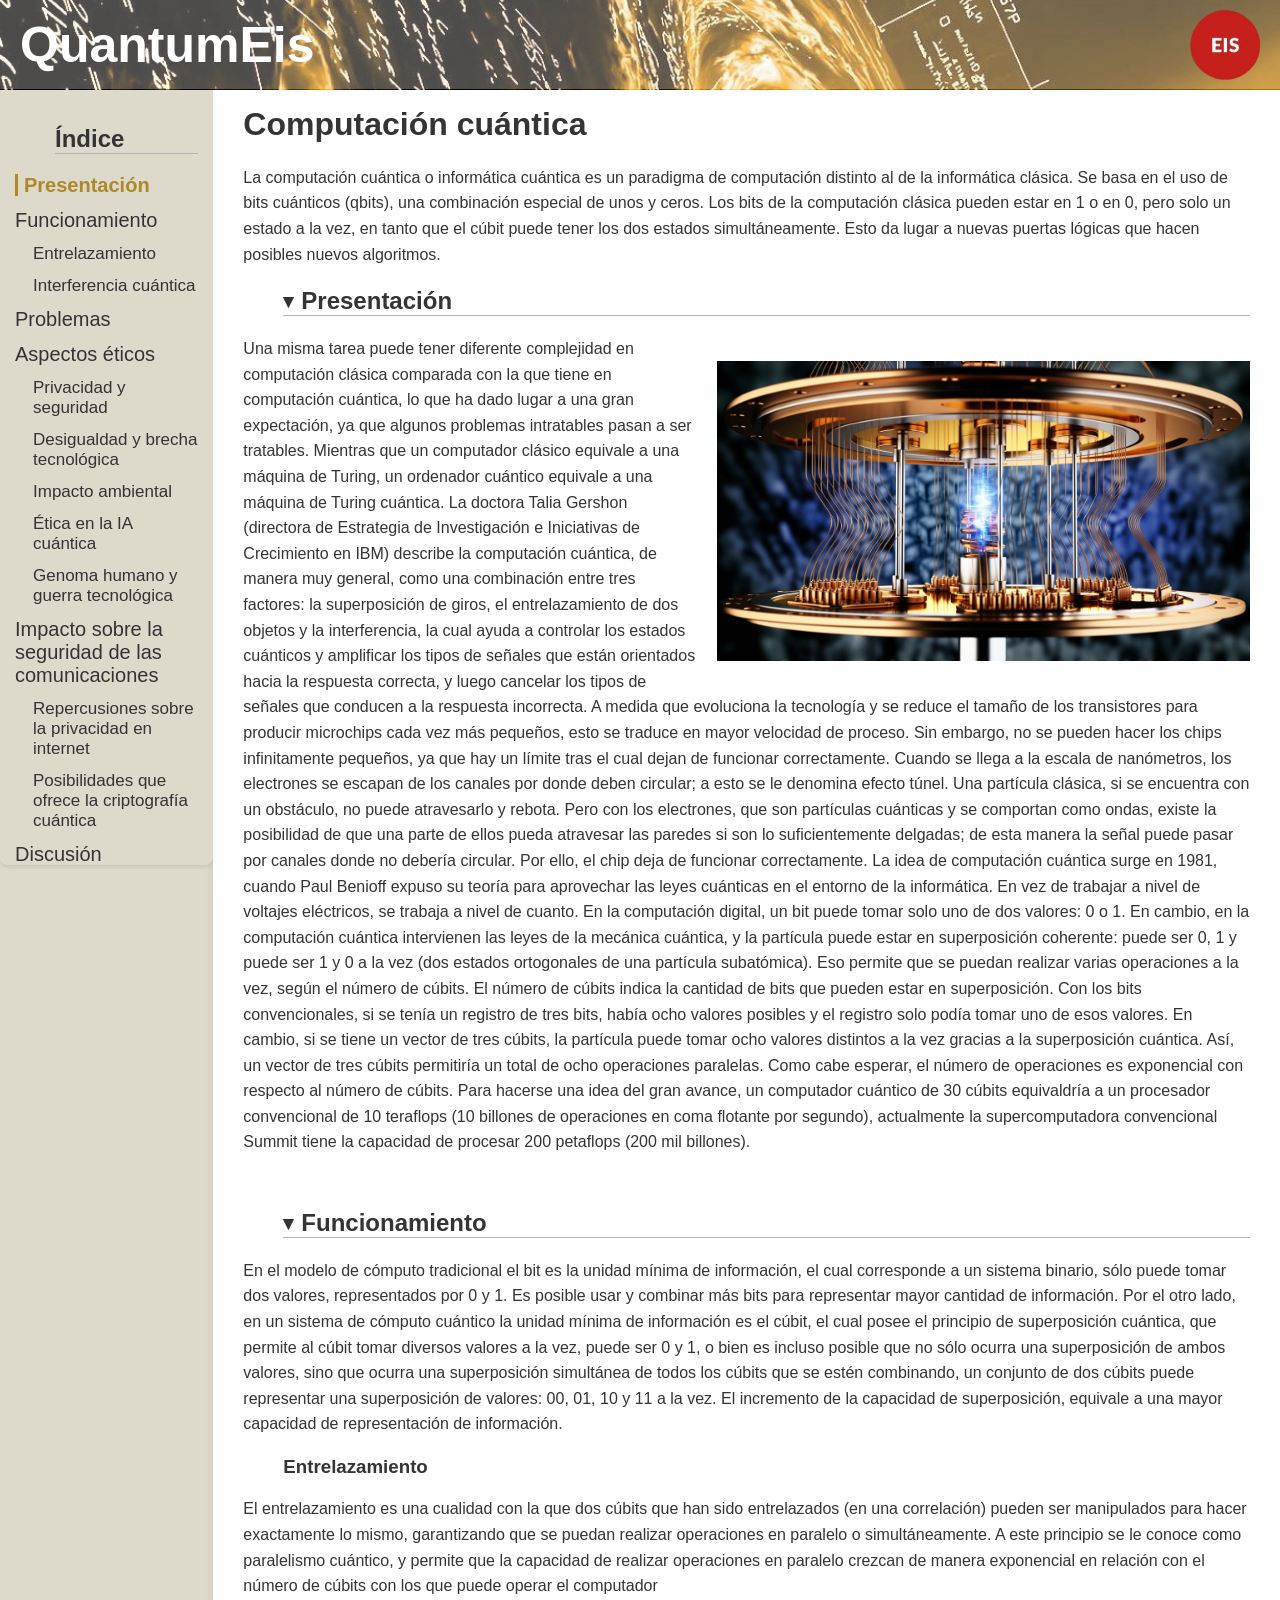
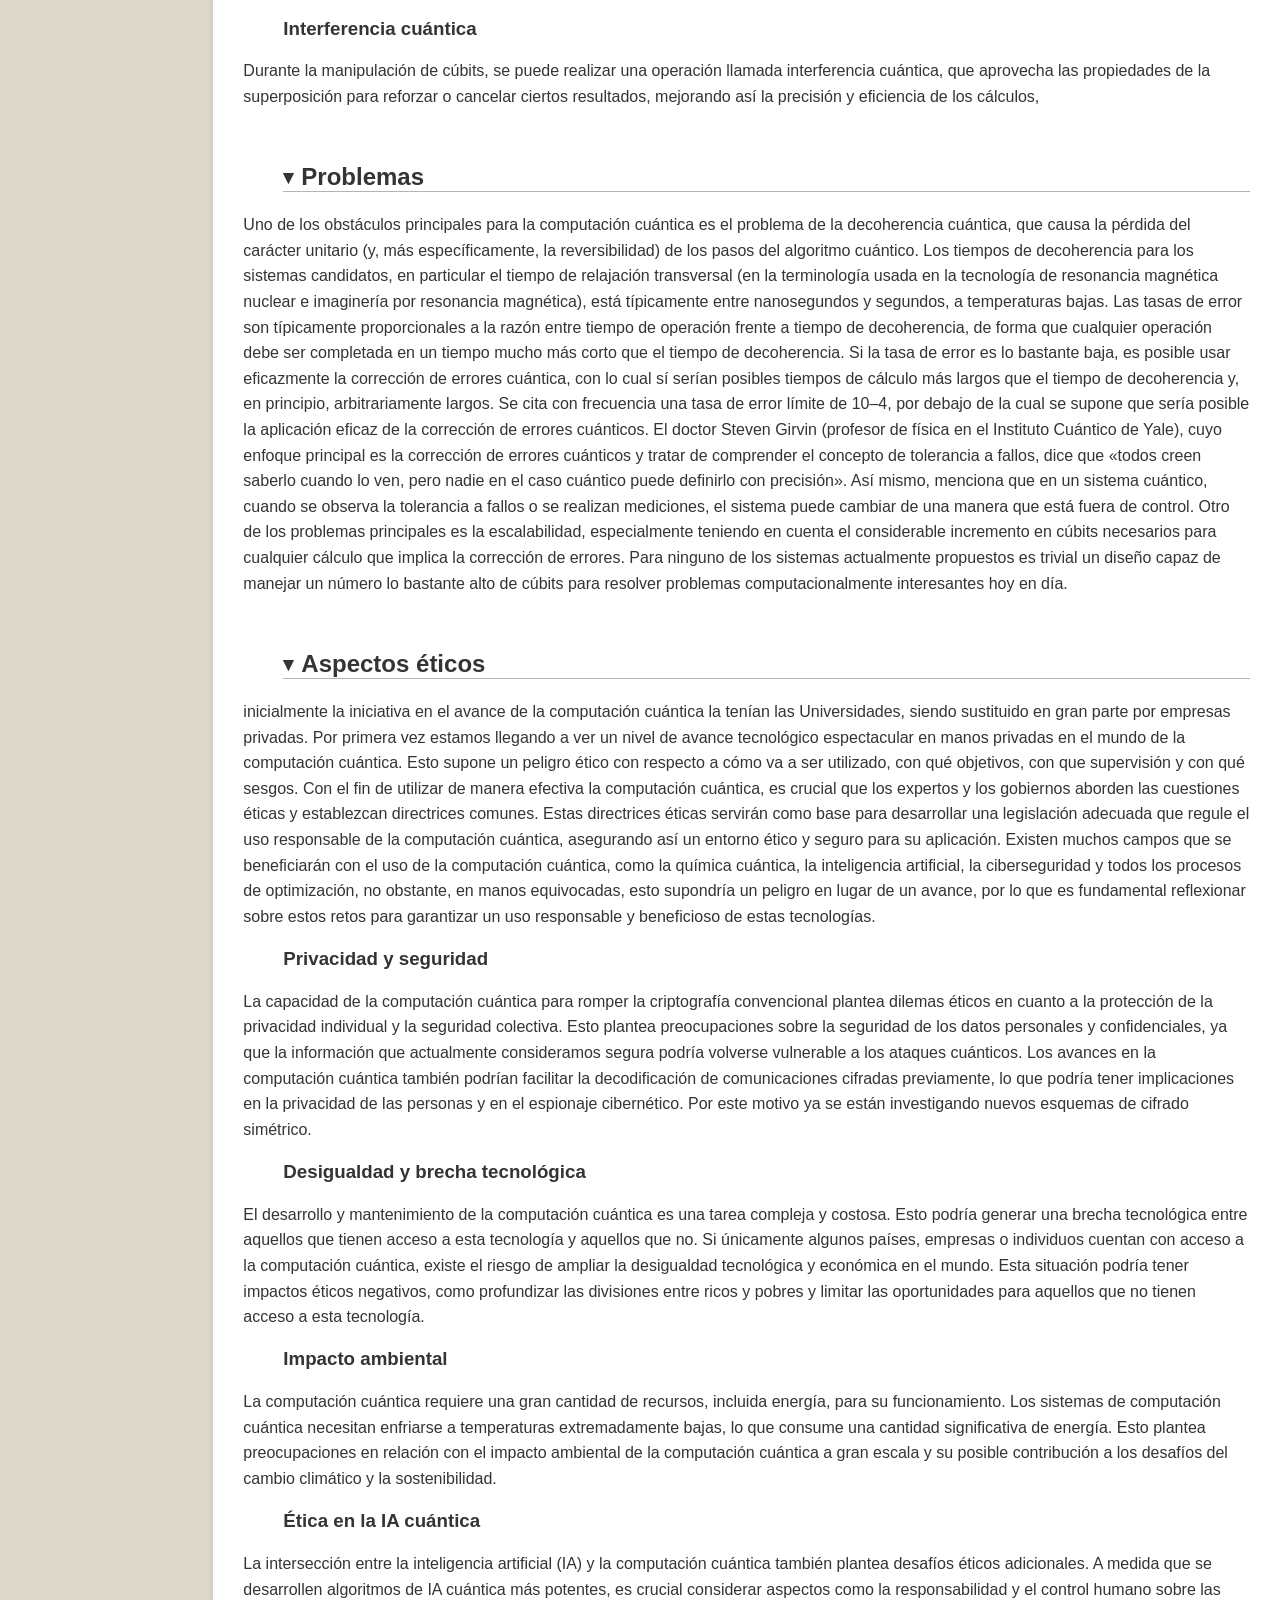
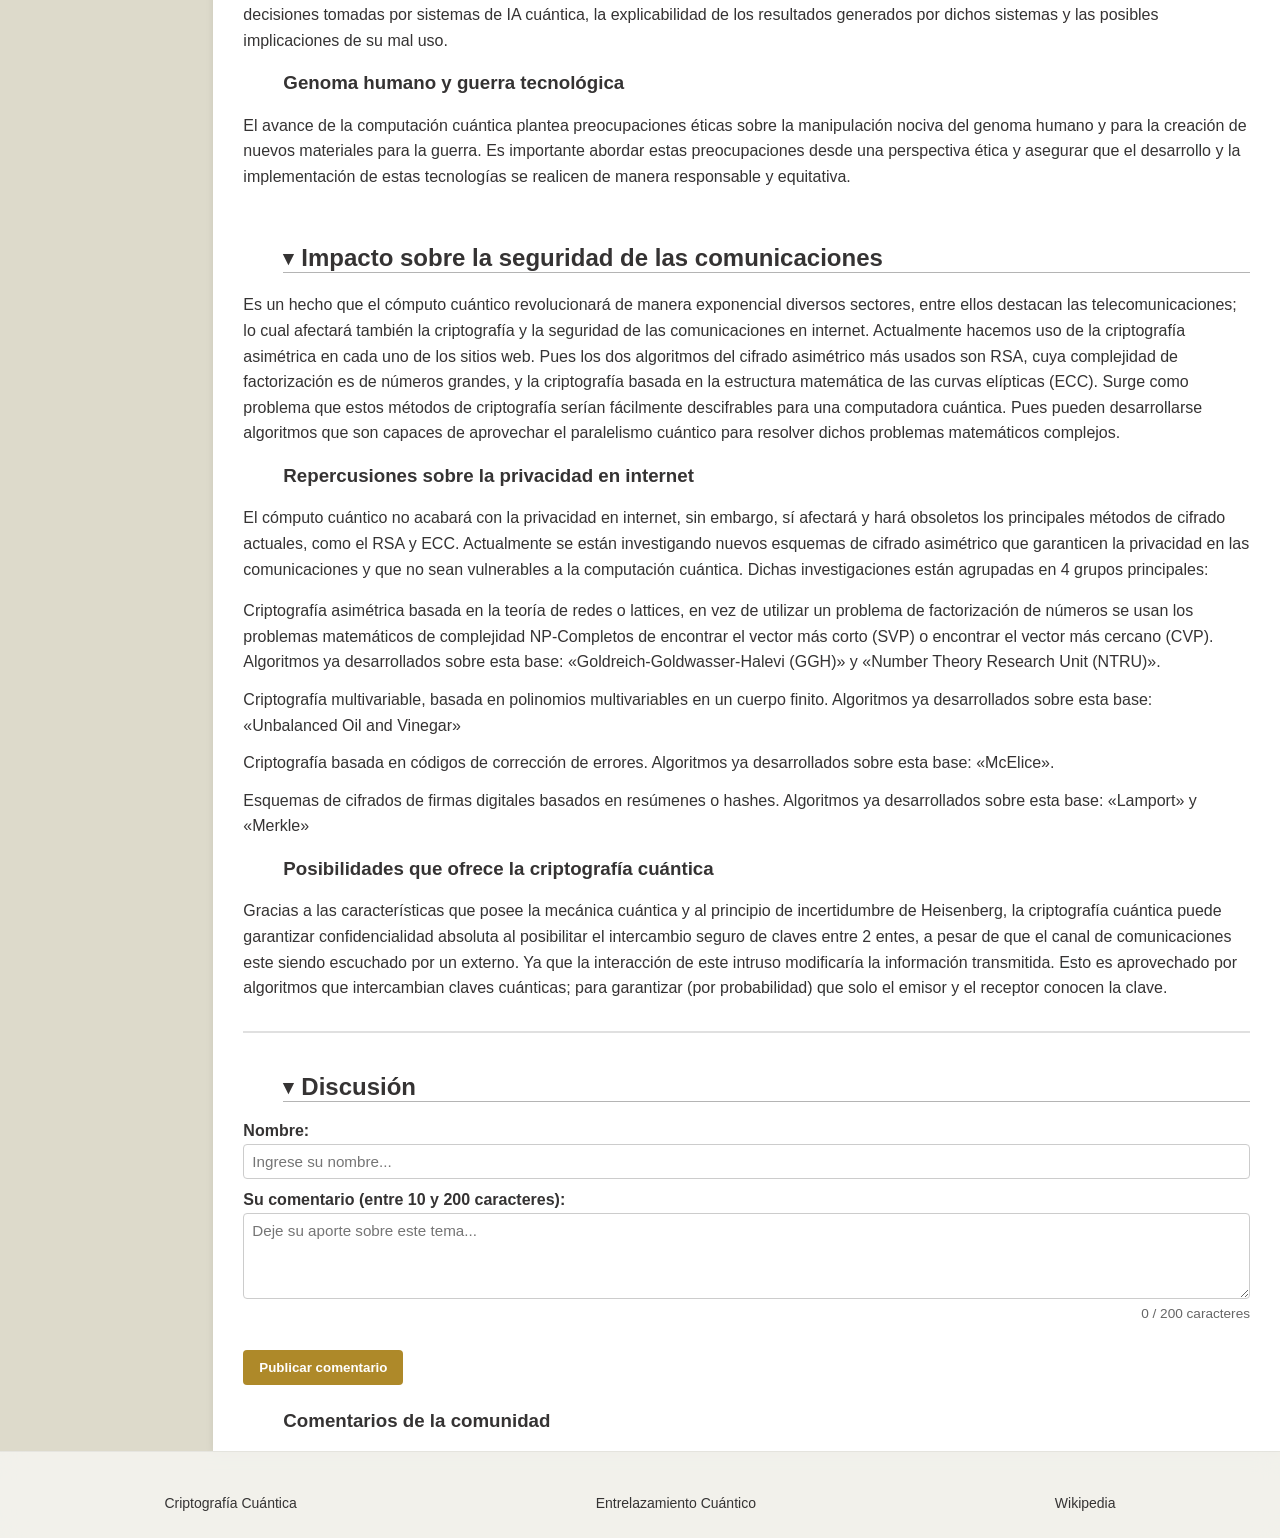
<file: index.html>
<!DOCTYPE html>

<head>
    <title>Computación Cuántica</title>
    <link rel="stylesheet" href="css/style.css">
    <link rel="stylesheet" href="css/index.css">
    <script src="java_s/main.js" defer></script>
</head>

<body>
    <div class="pag">

        <header class="Head">
            <h1 id="comCua">QuantumEis</h1>
            <img src="imagenes/eis.png" alt="logo" class="logo">
        </header>

        <aside class="Ind">
            <h2>Índice</h2>
            <ul id="lista_indice"> </ul>

            <!-- Apartado 5 -->
            <div id="panel_apariencias" class="panel_apariencias">
                <span>Modo<br></span>
                <button id="btn_modo" class="btn_modo" type="button">Modo Oscuro</button>

                <div class="selector_fuente">
                    <span><br>Tamaño de texto<br></span>
                    <button id="btn_fuente_chica" class="btn_fuente" type="button">Pequeño</button> <br>
                    <button id="btn_fuente_media" class="btn_fuente activo" type="button">Estándar</button><br>
                    <button id="btn_fuente_grande" class="btn_fuente" type="button">Grande</button> <br><br>
                </div>
            </div>

        </aside>


        <main class="Body">
            <h1>Computación cuántica</h1>
            <p>
                La computación cuántica o informática cuántica es un paradigma de computación distinto al de la
                informática clásica. Se basa en el uso de bits cuánticos (qbits), una combinación especial de unos y
                ceros. Los bits de la computación clásica pueden estar en 1 o en 0, pero solo un estado a la vez, en
                tanto que el cúbit puede tener los dos estados simultáneamente. Esto da lugar a nuevas puertas lógicas
                que hacen posibles nuevos algoritmos.
            </p>

            <section class="secc_art">
                <h2 id="funnnn">Presentación</h2>

                <img class="imagen" src="imagenes/Computacion.webp" alt="Núcleo Computadora Cuántica" height="300">

                <p>
                    Una misma tarea puede tener diferente complejidad en computación clásica comparada con la que tiene
                    en
                    computación cuántica, lo que ha dado lugar a una gran expectación, ya que algunos problemas
                    intratables
                    pasan a ser tratables. Mientras que un computador clásico equivale a una máquina de Turing, un
                    ordenador
                    cuántico equivale a una máquina de Turing cuántica.
                    La doctora Talia Gershon (directora de Estrategia de Investigación e Iniciativas de Crecimiento en
                    IBM)
                    describe la computación cuántica, de manera muy general, como una combinación entre tres factores:
                    la
                    superposición de giros, el entrelazamiento de dos objetos y la interferencia, la cual ayuda a
                    controlar
                    los estados cuánticos y amplificar los tipos de señales que están orientados hacia la respuesta
                    correcta, y luego cancelar los tipos de señales que conducen a la respuesta incorrecta.
                    A medida que evoluciona la tecnología y se reduce el tamaño de los transistores para producir
                    microchips
                    cada vez más pequeños, esto se traduce en mayor velocidad de proceso. Sin embargo, no se pueden
                    hacer
                    los chips infinitamente pequeños, ya que hay un límite tras el cual dejan de funcionar
                    correctamente.
                    Cuando se llega a la escala de nanómetros, los electrones se escapan de los canales por donde deben
                    circular; a esto se le denomina efecto túnel.
                    Una partícula clásica, si se encuentra con un obstáculo, no puede atravesarlo y rebota. Pero con los
                    electrones, que son partículas cuánticas y se comportan como ondas, existe la posibilidad de que una
                    parte de ellos pueda atravesar las paredes si son lo suficientemente delgadas; de esta manera la
                    señal
                    puede pasar por canales donde no debería circular. Por ello, el chip deja de funcionar
                    correctamente.
                    La idea de computación cuántica surge en 1981, cuando Paul Benioff expuso su teoría para aprovechar
                    las
                    leyes cuánticas en el entorno de la informática. En vez de trabajar a nivel de voltajes eléctricos,
                    se
                    trabaja a nivel de cuanto. En la computación digital, un bit puede tomar solo uno de dos valores: 0
                    o 1.
                    En cambio, en la computación cuántica intervienen las leyes de la mecánica cuántica, y la partícula
                    puede estar en superposición coherente: puede ser 0, 1 y puede ser 1 y 0 a la vez (dos estados
                    ortogonales de una partícula subatómica). Eso permite que se puedan realizar varias operaciones a la
                    vez, según el número de cúbits.
                    El número de cúbits indica la cantidad de bits que pueden estar en superposición. Con los bits
                    convencionales, si se tenía un registro de tres bits, había ocho valores posibles y el registro solo
                    podía tomar uno de esos valores. En cambio, si se tiene un vector de tres cúbits, la partícula puede
                    tomar ocho valores distintos a la vez gracias a la superposición cuántica. Así, un vector de tres
                    cúbits
                    permitiría un total de ocho operaciones paralelas. Como cabe esperar, el número de operaciones es
                    exponencial con respecto al número de cúbits.
                    Para hacerse una idea del gran avance, un computador cuántico de 30 cúbits equivaldría a un
                    procesador
                    convencional de 10 teraflops (10 billones de operaciones en coma flotante por segundo), actualmente
                    la
                    supercomputadora convencional Summit tiene la capacidad de procesar 200 petaflops (200 mil
                    billones).
                </p>
            </section>
            <div>
                <br>
                <section class="secc_art">
                    <h2 id="fun">Funcionamiento</h2>

                    <p>En el modelo de cómputo tradicional el bit es la unidad mínima de información, el cual
                        corresponde a
                        un sistema binario, sólo puede tomar dos valores, representados por 0 y 1. Es posible usar y
                        combinar más bits para representar mayor cantidad de información.
                        Por el otro lado, en un sistema de cómputo cuántico la unidad mínima de información es el cúbit,
                        el
                        cual posee el principio de superposición cuántica, que permite al cúbit tomar diversos valores a
                        la
                        vez, puede ser 0 y 1, o bien es incluso posible que no sólo ocurra una superposición de ambos
                        valores, sino que ocurra una superposición simultánea de todos los cúbits que se estén
                        combinando,
                        un conjunto de dos cúbits puede representar una superposición de valores: 00, 01, 10 y 11 a la
                        vez.
                        El incremento de la capacidad de superposición, equivale a una mayor capacidad de representación
                        de
                        información.
                    </p>

                    <h3 id="entre">Entrelazamiento</h3>
                    <p>
                        El entrelazamiento es una cualidad con la que dos cúbits que han sido entrelazados (en una
                        correlación) pueden ser manipulados para hacer exactamente lo mismo, garantizando que se puedan
                        realizar operaciones en paralelo o simultáneamente. A este principio se le conoce como
                        paralelismo
                        cuántico, y permite que la capacidad de realizar operaciones en paralelo crezcan de manera
                        exponencial en relación con el número de cúbits con los que puede operar el computador
                    </p>

                    <h3 id="intCua">Interferencia cuántica</h3>
                    <p>
                        Durante la manipulación de cúbits, se puede realizar una operación llamada interferencia
                        cuántica,
                        que aprovecha las propiedades de la superposición para reforzar o cancelar ciertos resultados,
                        mejorando así la precisión y eficiencia de los cálculos,
                    </p>
                </section>
            </div>

            <br>
            <section class="secc_art">
                <h2 id="prob">Problemas</h2>
                <p>
                    Uno de los obstáculos principales para la computación cuántica es el problema de la decoherencia
                    cuántica, que causa la pérdida del carácter unitario (y, más específicamente, la reversibilidad) de
                    los
                    pasos del algoritmo cuántico. Los tiempos de decoherencia para los sistemas candidatos, en
                    particular el
                    tiempo de relajación transversal (en la terminología usada en la tecnología de resonancia magnética
                    nuclear e imaginería por resonancia magnética), está típicamente entre nanosegundos y segundos, a
                    temperaturas bajas. Las tasas de error son típicamente proporcionales a la razón entre tiempo de
                    operación frente a tiempo de decoherencia, de forma que cualquier operación debe ser completada en
                    un
                    tiempo mucho más corto que el tiempo de decoherencia. Si la tasa de error es lo bastante baja, es
                    posible usar eficazmente la corrección de errores cuántica, con lo cual sí serían posibles tiempos
                    de
                    cálculo más largos que el tiempo de decoherencia y, en principio, arbitrariamente largos. Se cita
                    con
                    frecuencia una tasa de error límite de 10–4, por debajo de la cual se supone que sería posible la
                    aplicación eficaz de la corrección de errores cuánticos.
                    El doctor Steven Girvin (profesor de física en el Instituto Cuántico de Yale), cuyo enfoque
                    principal es
                    la corrección de errores cuánticos y tratar de comprender el concepto de tolerancia a fallos, dice
                    que
                    «todos creen saberlo cuando lo ven, pero nadie en el caso cuántico puede definirlo con precisión».
                    Así
                    mismo, menciona que en un sistema cuántico, cuando se observa la tolerancia a fallos o se realizan
                    mediciones, el sistema puede cambiar de una manera que está fuera de control.
                    Otro de los problemas principales es la escalabilidad, especialmente teniendo en cuenta el
                    considerable
                    incremento en cúbits necesarios para cualquier cálculo que implica la corrección de errores. Para
                    ninguno de los sistemas actualmente propuestos es trivial un diseño capaz de manejar un número lo
                    bastante alto de cúbits para resolver problemas computacionalmente interesantes hoy en día.
                </p>

            </section>

            <div>
                <br>
                <section class="secc_art">
                    <h2 id="aspEt">Aspectos éticos</h2>
                    <p>
                        inicialmente la iniciativa en el avance de la computación cuántica la tenían las Universidades,
                        siendo sustituido en gran parte por empresas privadas. Por primera vez estamos llegando a ver un
                        nivel de avance tecnológico espectacular en manos privadas en el mundo de la computación
                        cuántica.
                        Esto supone un peligro ético con respecto a cómo va a ser utilizado, con qué objetivos, con que
                        supervisión y con qué sesgos.
                        Con el fin de utilizar de manera efectiva la computación cuántica, es crucial que los expertos y
                        los
                        gobiernos aborden las cuestiones éticas y establezcan directrices comunes. Estas directrices
                        éticas
                        servirán como base para desarrollar una legislación adecuada que regule el uso responsable de la
                        computación cuántica, asegurando así un entorno ético y seguro para su aplicación.
                        Existen muchos campos que se beneficiarán con el uso de la computación cuántica, como la química
                        cuántica, la inteligencia artificial, la ciberseguridad y todos los procesos de optimización, no
                        obstante, en manos equivocadas, esto supondría un peligro en lugar de un avance, por lo que es
                        fundamental reflexionar sobre estos retos para garantizar un uso responsable y beneficioso de
                        estas
                        tecnologías.
                    </p>

                    <h3 id="privSeg">Privacidad y seguridad</h3>
                    <p>
                        La capacidad de la computación cuántica para romper la criptografía convencional plantea dilemas
                        éticos en cuanto a la protección de la privacidad individual y la seguridad colectiva. Esto
                        plantea
                        preocupaciones sobre la seguridad de los datos personales y confidenciales, ya que la
                        información
                        que actualmente consideramos segura podría volverse vulnerable a los ataques cuánticos. Los
                        avances
                        en la computación cuántica también podrían facilitar la decodificación de comunicaciones
                        cifradas
                        previamente, lo que podría tener implicaciones en la privacidad de las personas y en el
                        espionaje
                        cibernético. Por este motivo ya se están investigando nuevos esquemas de cifrado simétrico.
                    </p>

                    <h3 id="desBre">Desigualdad y brecha tecnológica</h3>
                    <p>
                        El desarrollo y mantenimiento de la computación cuántica es una tarea compleja y costosa. Esto
                        podría generar una brecha tecnológica entre aquellos que tienen acceso a esta tecnología y
                        aquellos
                        que no. Si únicamente algunos países, empresas o individuos cuentan con acceso a la computación
                        cuántica, existe el riesgo de ampliar la desigualdad tecnológica y económica en el mundo. Esta
                        situación podría tener impactos éticos negativos, como profundizar las divisiones entre ricos y
                        pobres y limitar las oportunidades para aquellos que no tienen acceso a esta tecnología.
                    </p>

                    <h3 id="impAmb">Impacto ambiental</h3>
                    <p>
                        La computación cuántica requiere una gran cantidad de recursos, incluida energía, para su
                        funcionamiento. Los sistemas de computación cuántica necesitan enfriarse a temperaturas
                        extremadamente bajas, lo que consume una cantidad significativa de energía. Esto plantea
                        preocupaciones en relación con el impacto ambiental de la computación cuántica a gran escala y
                        su
                        posible contribución a los desafíos del cambio climático y la sostenibilidad.
                    </p>

                    <h3 id="etIA">Ética en la IA cuántica</h3>
                    <p>
                        La intersección entre la inteligencia artificial (IA) y la computación cuántica también plantea
                        desafíos éticos adicionales. A medida que se desarrollen algoritmos de IA cuántica más potentes,
                        es
                        crucial considerar aspectos como la responsabilidad y el control humano sobre las decisiones
                        tomadas
                        por sistemas de IA cuántica, la explicabilidad de los resultados generados por dichos sistemas y
                        las
                        posibles implicaciones de su mal uso.
                    </p>

                    <h3 id="genGuer">Genoma humano y guerra tecnológica</h3>
                    <p>
                        El avance de la computación cuántica plantea preocupaciones éticas sobre la manipulación nociva
                        del
                        genoma humano y para la creación de nuevos materiales para la guerra.
                        Es importante abordar estas preocupaciones desde una perspectiva ética y asegurar que el
                        desarrollo
                        y la implementación de estas tecnologías se realicen de manera responsable y equitativa.
                    </p>
                </section>
            </div>

            <div>
                <br>
                <section class="secc_art">
                    <h2 id="impSeg">Impacto sobre la seguridad de las comunicaciones</h2>
                    <p>
                        Es un hecho que el cómputo cuántico revolucionará de manera exponencial diversos sectores, entre
                        ellos destacan las telecomunicaciones; lo cual afectará también la criptografía y la seguridad
                        de
                        las comunicaciones en internet. Actualmente hacemos uso de la criptografía asimétrica en cada
                        uno de
                        los sitios web. Pues los dos algoritmos del cifrado asimétrico más usados son RSA, cuya
                        complejidad
                        de factorización es de números grandes, y la criptografía basada en la estructura matemática de
                        las
                        curvas elípticas (ECC). Surge como problema que estos métodos de criptografía serían fácilmente
                        descifrables para una computadora cuántica. Pues pueden desarrollarse algoritmos que son capaces
                        de
                        aprovechar el paralelismo cuántico para resolver dichos problemas matemáticos complejos.
                    </p>

                    <h3 id="reperPriv">Repercusiones sobre la privacidad en internet</h3>
                    <p>
                        El cómputo cuántico no acabará con la privacidad en internet, sin embargo, sí afectará y hará
                        obsoletos los principales métodos de cifrado actuales, como el RSA y ECC.
                        Actualmente se están investigando nuevos esquemas de cifrado asimétrico que garanticen la
                        privacidad
                        en las comunicaciones y que no sean vulnerables a la computación cuántica. Dichas
                        investigaciones
                        están agrupadas en 4 grupos principales:
                    </p>

                    <ul>
                        <li>
                            Criptografía asimétrica basada en la teoría de redes o lattices, en vez de utilizar un
                            problema
                            de factorización de números se usan los problemas matemáticos de complejidad NP-Completos de
                            encontrar el vector más corto (SVP) o encontrar el vector más cercano (CVP). Algoritmos ya
                            desarrollados sobre esta base: «Goldreich-Goldwasser-Halevi (GGH)» y «Number Theory Research
                            Unit (NTRU)».
                        </li>
                        <li>
                            Criptografía multivariable, basada en polinomios multivariables en un cuerpo finito.
                            Algoritmos
                            ya desarrollados sobre esta base: «Unbalanced Oil and Vinegar»
                        </li>
                        <li>
                            Criptografía basada en códigos de corrección de errores. Algoritmos ya desarrollados sobre
                            esta
                            base: «McElice».
                        </li>
                        <li>
                            Esquemas de cifrados de firmas digitales basados en resúmenes o hashes. Algoritmos ya
                            desarrollados sobre esta base: «Lamport» y «Merkle»
                        </li>
                    </ul>

                    <h3 id="posCripto">Posibilidades que ofrece la criptografía cuántica</h3>
                    <p>
                        Gracias a las características que posee la mecánica cuántica y al principio de incertidumbre de
                        Heisenberg, la criptografía cuántica puede garantizar confidencialidad absoluta al posibilitar
                        el
                        intercambio seguro de claves entre 2 entes, a pesar de que el canal de comunicaciones este
                        siendo
                        escuchado por un externo. Ya que la interacción de este intruso modificaría la información
                        transmitida. Esto es aprovechado por algoritmos que intercambian claves cuánticas; para
                        garantizar
                        (por probabilidad) que solo el emisor y el receptor conocen la clave.
                    </p>
                </section>
            </div>

            <button id="btn_volver_arriba" class="btn_volver_arriba" type="button" aria-label="Volver arriba">↑</button>

            <section id="discusion" class="secc_art secc_discusion">
                <h2 id="discusion">Discusión</h2>
                <div class="cont_secc">
                    <form id="form_comentarios" novalidate>
                        <div class="campo_form">
                            <label for="input_autor">Nombre:</label>
                            <input type="text" id="input_autor" placeholder="Ingrese su nombre..." required>
                        </div>

                        <div class="campo_form">
                            <label for="input_comentario">Su comentario (entre 10 y 200 caracteres):</label>
                            <textarea id="input_comentario" rows="4"
                                placeholder="Deje su aporte sobre este tema..."></textarea>
                            <p id="contador_caracteres" class="contador">0 / 200 caracteres</p>
                        </div>

                        <p id="msj_error" class="msj_error oculto"></p>
                        <button type="submit" id="btn_publicar">Publicar comentario</button>
                    </form>

                    <!-- Seccion de otros comentarios -->
                    <div class="cont_comentarios">
                        <h3 id="com">Comentarios de la comunidad</h3>
                        <ul id="lista_comentarios"> <!--Se insertan por js --> </ul>
                    </div>
                </div>
            </section>
        </main>

        <footer class="Foot">
            <br>
            <ul id="ref">
                <li> <a href="criptografia.html">Criptografía Cuántica</a></li>
                <li> <a href="summit.html">Entrelazamiento Cuántico</a></li>
                <li> <a href="https://es.wikipedia.org/wiki/Computaci%C3%B3n_cu%C3%A1ntica#">Wikipedia</a> </li>
            </ul>
        </footer>

    </div>
</body>

</html>
</file>
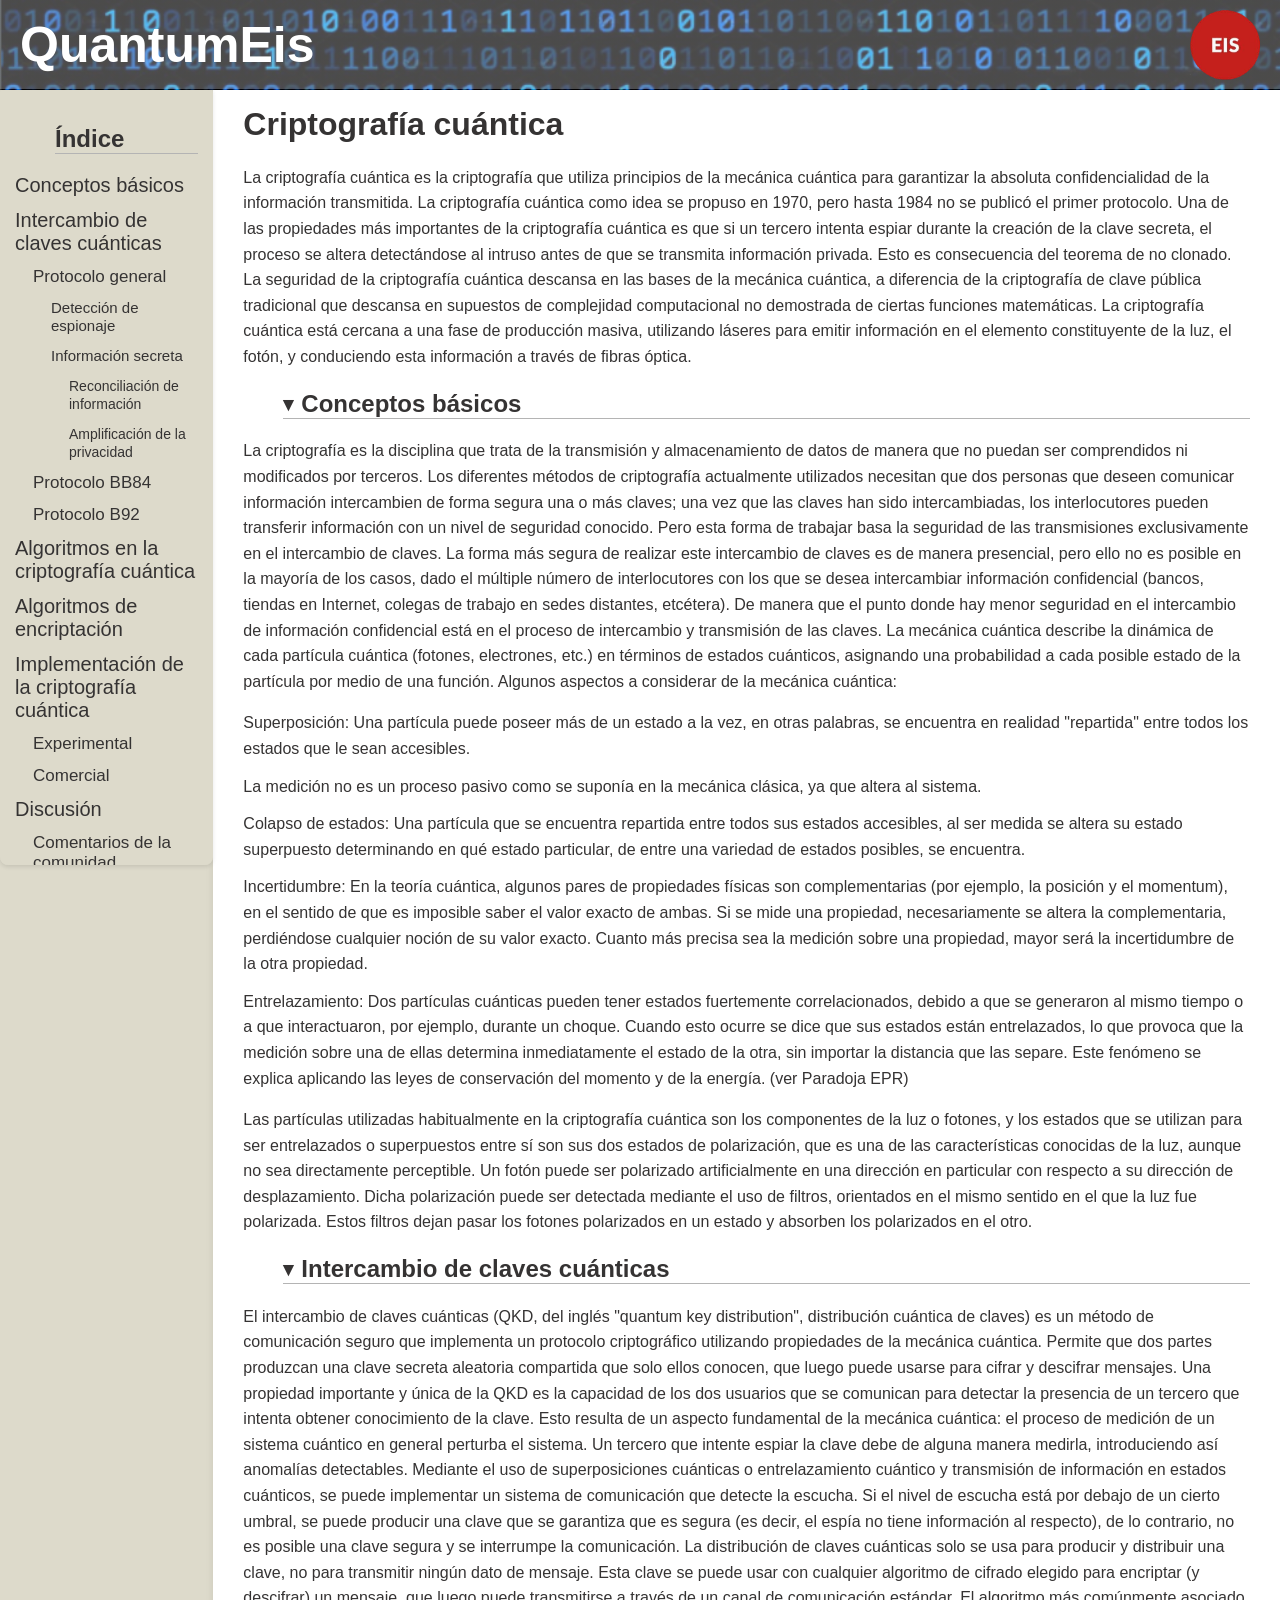
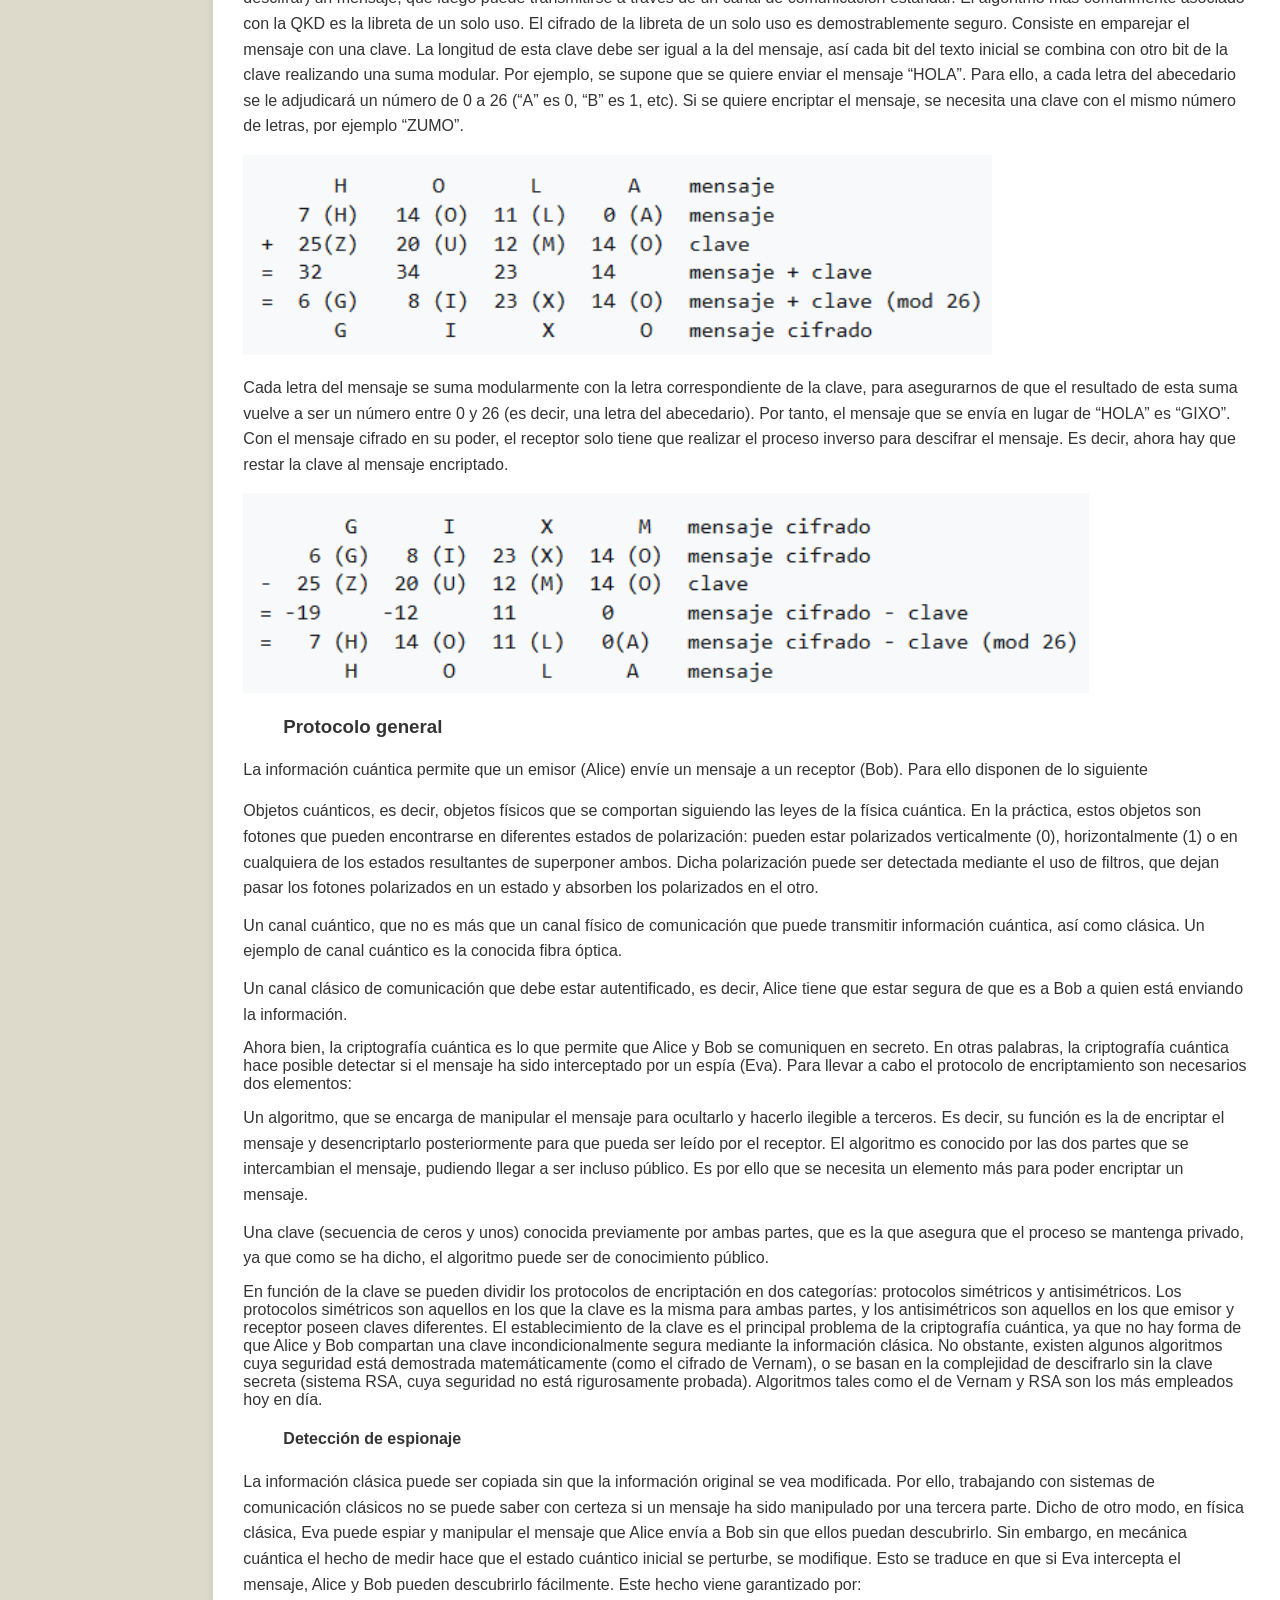
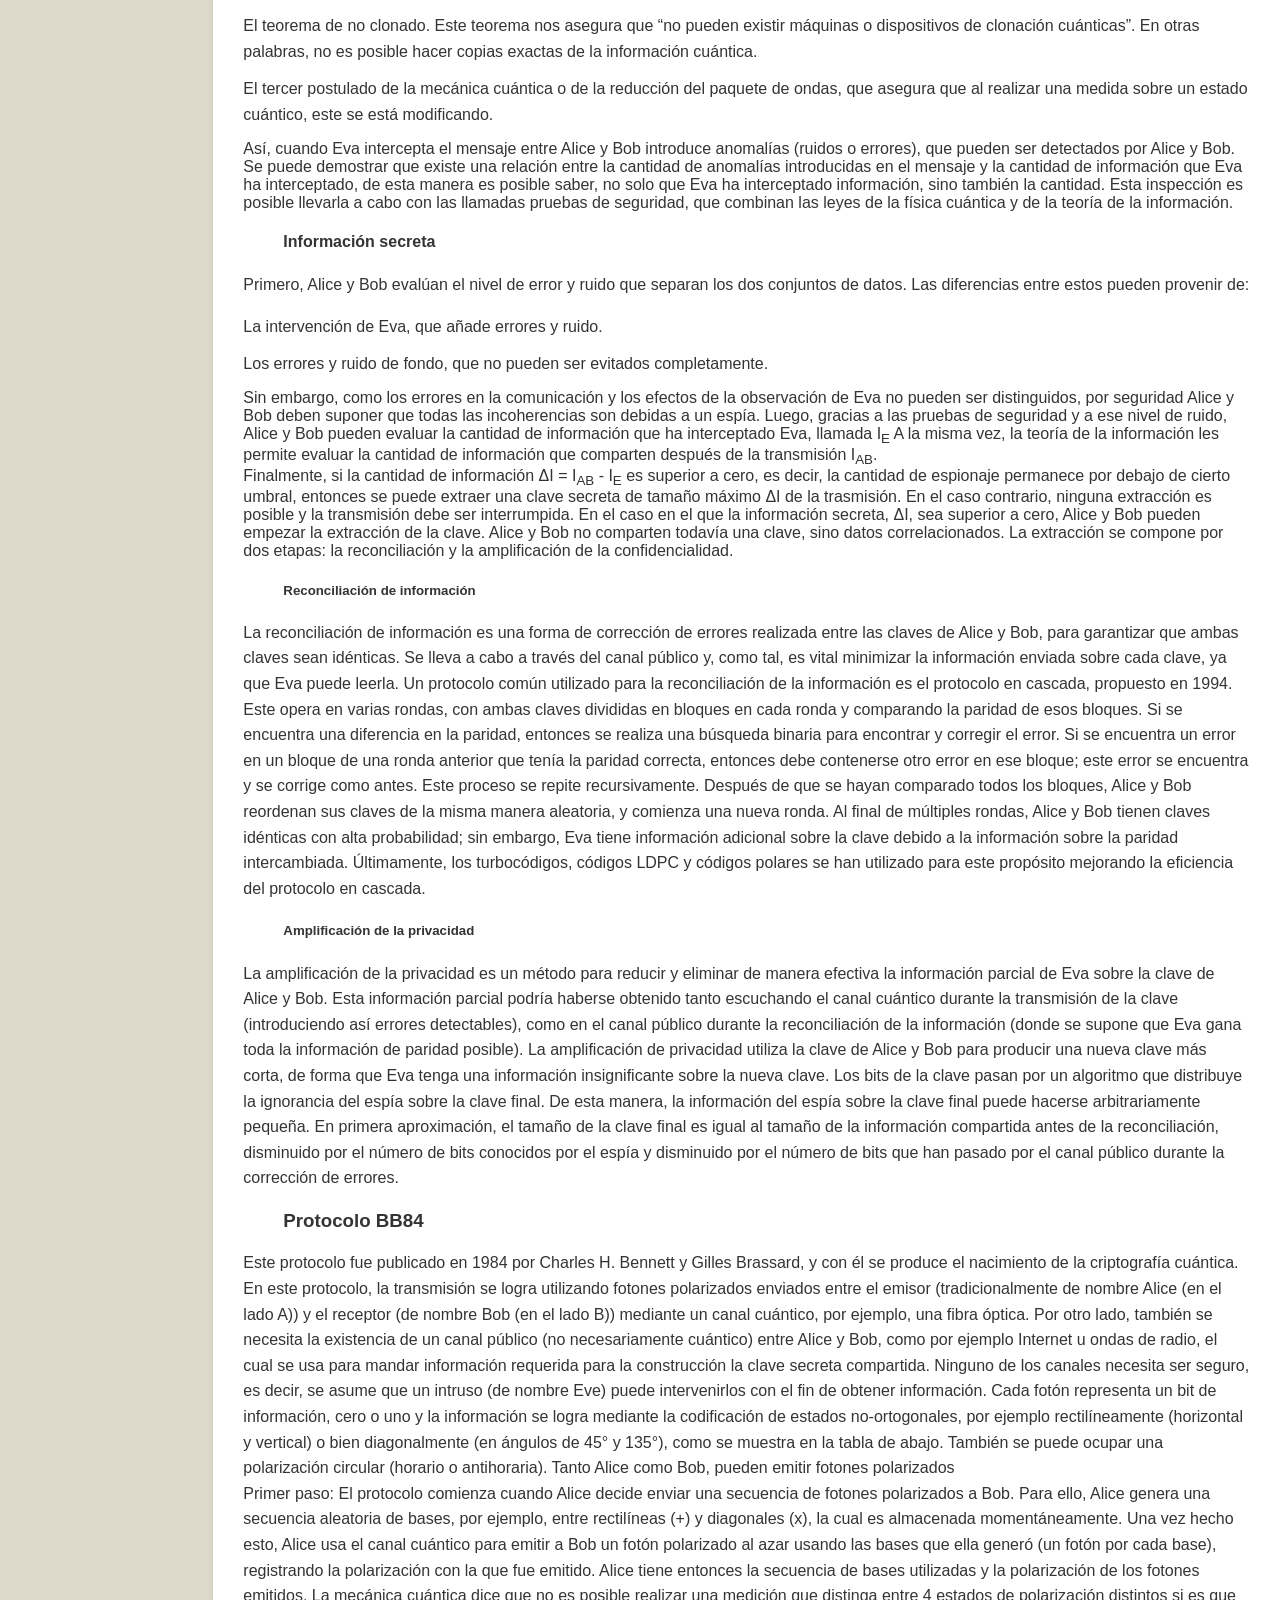
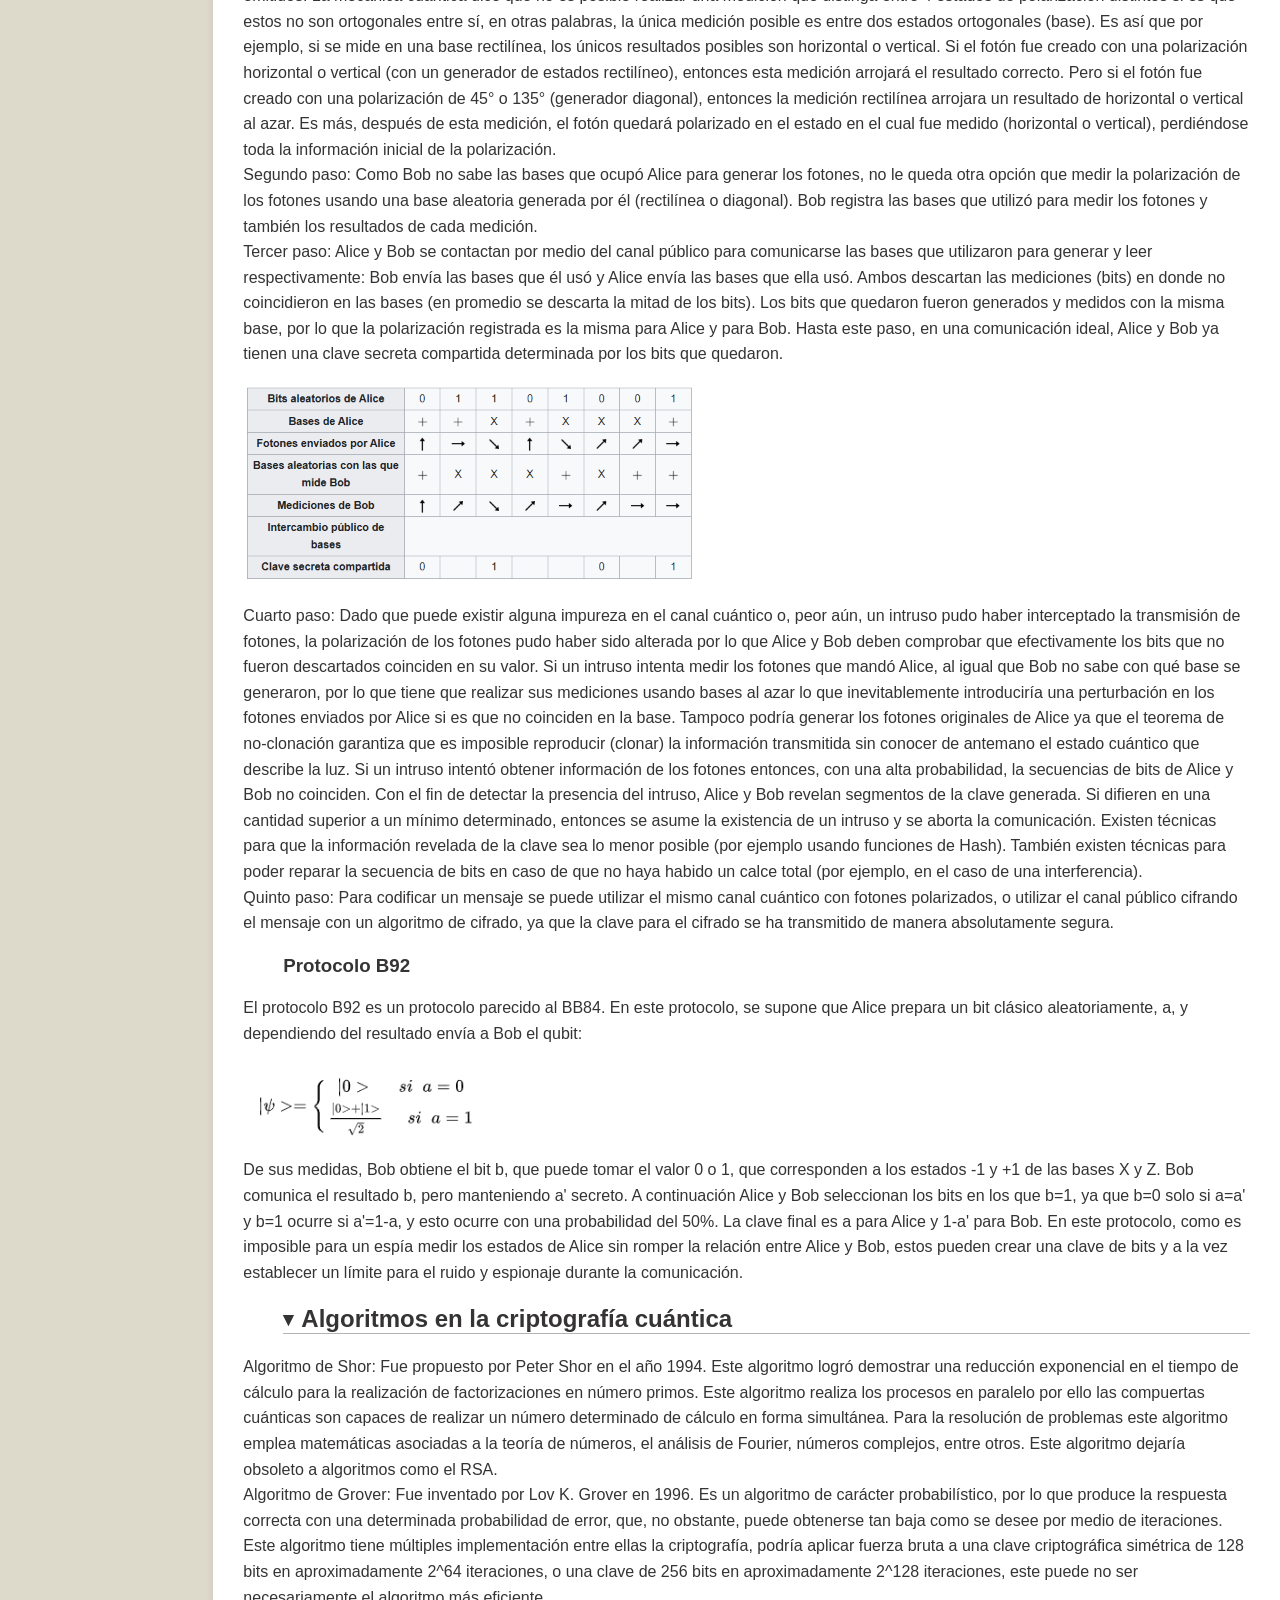
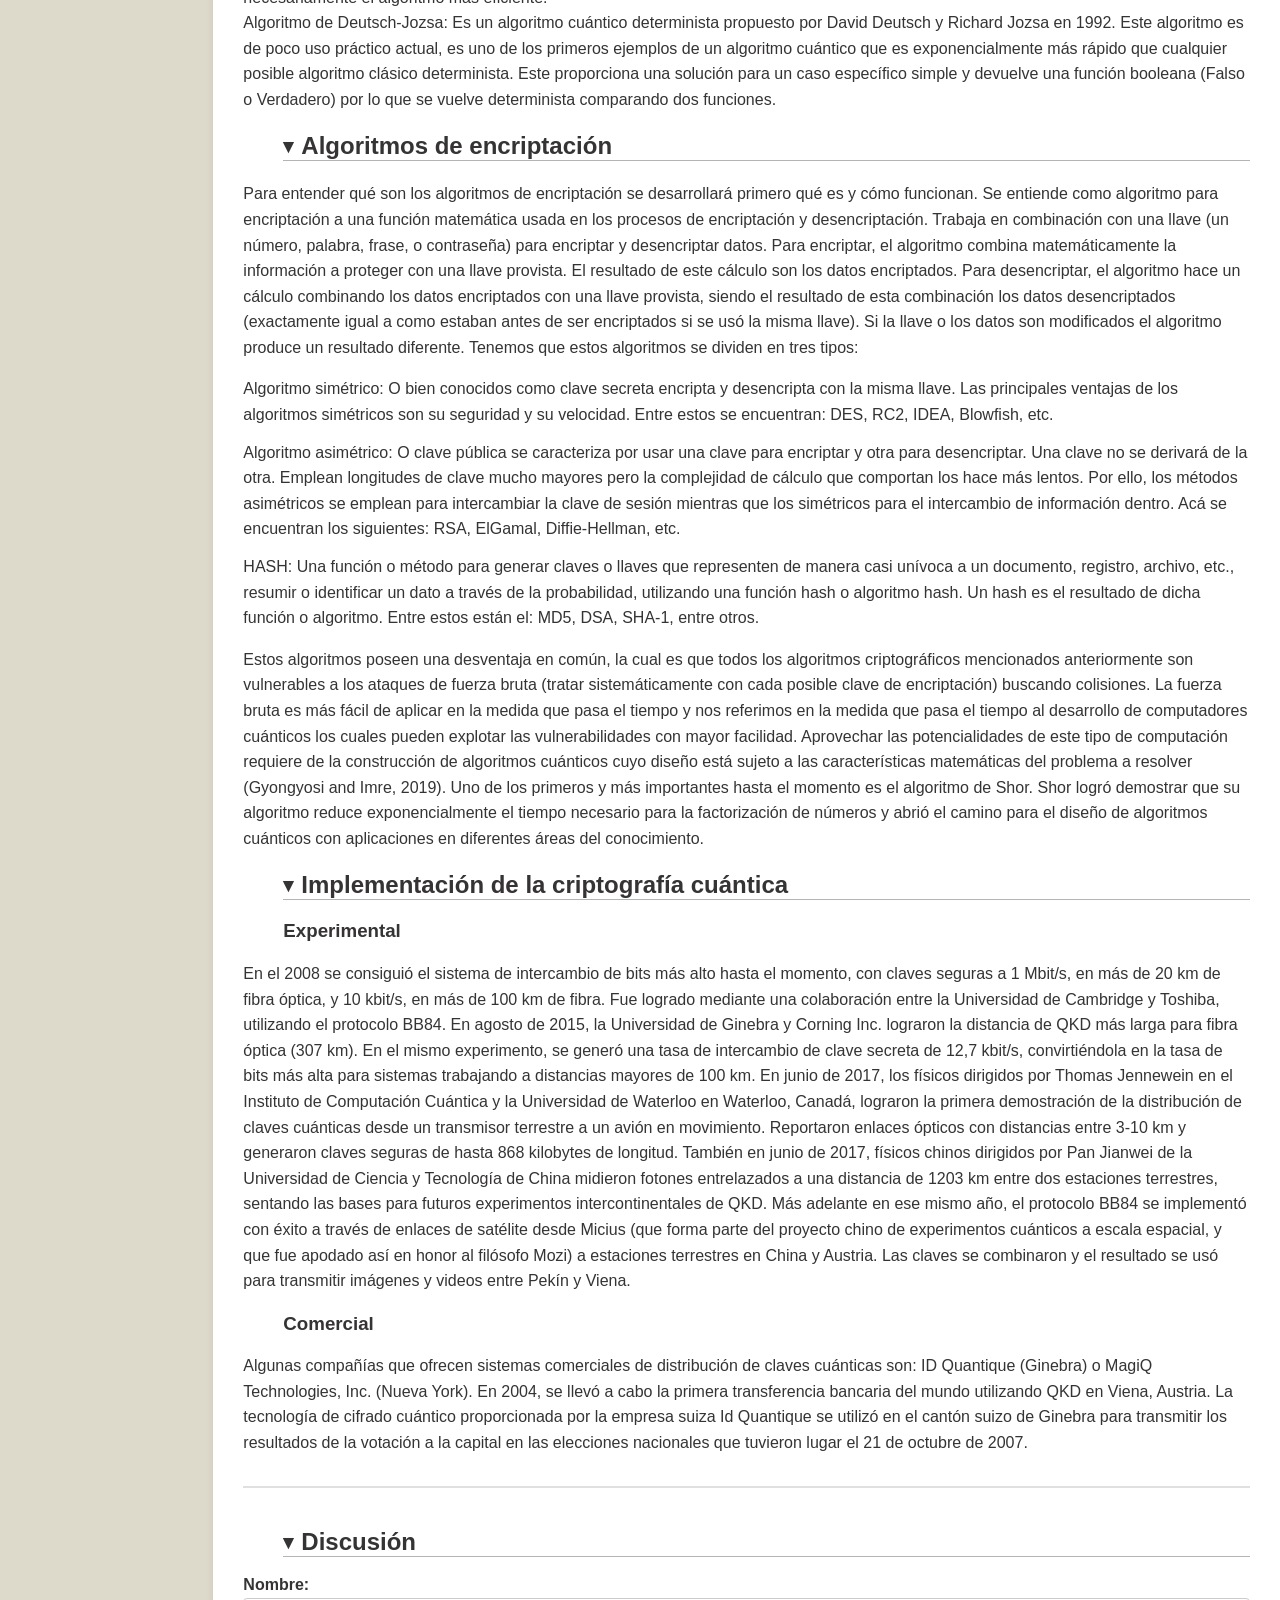
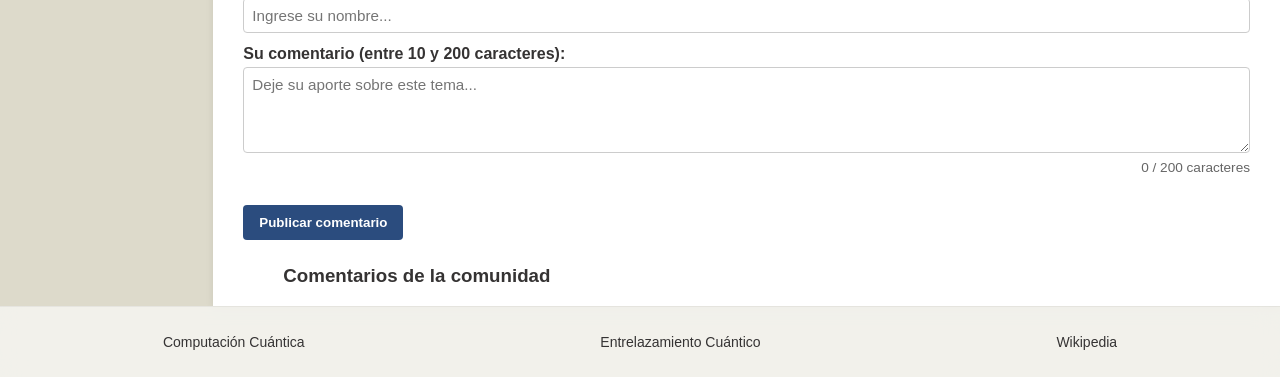
<file: criptografia.html>
<!DOCTYPE html>

<head>
    <title id="cripto">Criptografía Cuántica</title>
    <link rel="stylesheet" href="css/style.css">
    <link rel="stylesheet" href="css/cripto.css">
    <script src="java_s/main.js" defer></script>
</head>

<body>
    <div class="pag">
        <header class="Head">
            <h1>QuantumEis</h1>
            <img src="imagenes/eis.png" alt="logo" class="logo">
        </header>

        <aside class="Ind">
            <h2>Índice</h2>
            <ul id="lista_indice"> </ul>

            <!-- Apartado 5 -->
            <div id="panel_apariencias" class="panel_apariencias">
                <span>Modo<br></span>
                <button id="btn_modo" class="btn_modo" type="button">Modo Oscuro</button>

                <div class="selector_fuente">
                    <span><br>Tamaño de texto<br></span>
                    <button id="btn_fuente_chica" class="btn_fuente" type="button">Pequeño</button> <br>
                    <button id="btn_fuente_media" class="btn_fuente activo" type="button">Estándar</button><br>
                    <button id="btn_fuente_grande" class="btn_fuente" type="button">Grande</button> <br><br>
                </div>
            </div>

        </aside>

        <main class="Body">
            <h1>Criptografía cuántica</h1>
            <p>
                La criptografía cuántica es la criptografía que utiliza principios de la mecánica cuántica para
                garantizar la absoluta confidencialidad de la información transmitida. La criptografía cuántica como
                idea se propuso en 1970, pero hasta 1984 no se publicó el primer protocolo.
                Una de las propiedades más importantes de la criptografía cuántica es que si un tercero intenta espiar
                durante la creación de la clave secreta, el proceso se altera detectándose al intruso antes de que se
                transmita información privada. Esto es consecuencia del teorema de no clonado.
                La seguridad de la criptografía cuántica descansa en las bases de la mecánica cuántica, a diferencia de
                la criptografía de clave pública tradicional que descansa en supuestos de complejidad computacional no
                demostrada de ciertas funciones matemáticas.
                La criptografía cuántica está cercana a una fase de producción masiva, utilizando láseres para emitir
                información en el elemento constituyente de la luz, el fotón, y conduciendo esta información a través de
                fibras óptica.
            </p>

            <section class="secc_art">
                <h2 id="conceptos">Conceptos básicos</h2>
                <p>
                    La criptografía es la disciplina que trata de la transmisión y almacenamiento de datos de manera que
                    no
                    puedan ser comprendidos ni modificados por terceros. Los diferentes métodos de criptografía
                    actualmente
                    utilizados necesitan que dos personas que deseen comunicar información intercambien de forma segura
                    una
                    o más claves; una vez que las claves han sido intercambiadas, los interlocutores pueden transferir
                    información con un nivel de seguridad conocido. Pero esta forma de trabajar basa la seguridad de las
                    transmisiones exclusivamente en el intercambio de claves. La forma más segura de realizar este
                    intercambio de claves es de manera presencial, pero ello no es posible en la mayoría de los casos,
                    dado
                    el múltiple número de interlocutores con los que se desea intercambiar información confidencial
                    (bancos,
                    tiendas en Internet, colegas de trabajo en sedes distantes, etcétera). De manera que el punto donde
                    hay
                    menor seguridad en el intercambio de información confidencial está en el proceso de intercambio y
                    transmisión de las claves.
                    La mecánica cuántica describe la dinámica de cada partícula cuántica (fotones, electrones, etc.) en
                    términos de estados cuánticos, asignando una probabilidad a cada posible estado de la partícula por
                    medio de una función.
                    Algunos aspectos a considerar de la mecánica cuántica:

                <ul>
                    <li>Superposición: Una partícula puede poseer más de un estado a la vez, en otras palabras, se
                        encuentra
                        en realidad "repartida" entre todos los estados que le sean accesibles.</li>
                    <li>La medición no es un proceso pasivo como se suponía en la mecánica clásica, ya que altera al
                        sistema.</li>
                    <li>Colapso de estados: Una partícula que se encuentra repartida entre todos sus estados accesibles,
                        al
                        ser medida se altera su estado superpuesto determinando en qué estado particular, de entre una
                        variedad de estados posibles, se encuentra.</li>
                    <li>Incertidumbre: En la teoría cuántica, algunos pares de propiedades físicas son complementarias
                        (por
                        ejemplo, la posición y el momentum), en el sentido de que es imposible saber el valor exacto de
                        ambas. Si se mide una propiedad, necesariamente se altera la complementaria, perdiéndose
                        cualquier
                        noción de su valor exacto. Cuanto más precisa sea la medición sobre una propiedad, mayor será la
                        incertidumbre de la otra propiedad.</li>
                    <li>Entrelazamiento: Dos partículas cuánticas pueden tener estados fuertemente correlacionados,
                        debido a
                        que se generaron al mismo tiempo o a que interactuaron, por ejemplo, durante un choque. Cuando
                        esto
                        ocurre se dice que sus estados están entrelazados, lo que provoca que la medición sobre una de
                        ellas
                        determina inmediatamente el estado de la otra, sin importar la distancia que las separe. Este
                        fenómeno se explica aplicando las leyes de conservación del momento y de la energía. (ver
                        Paradoja
                        EPR)</li>
                </ul>
                <p>
                    Las partículas utilizadas habitualmente en la criptografía cuántica son los componentes de la luz o
                    fotones,
                    y los estados que se utilizan para ser entrelazados o superpuestos entre sí son sus dos estados de
                    polarización, que es una de las características conocidas de la luz, aunque no sea directamente
                    perceptible.
                    Un fotón puede ser polarizado artificialmente en una dirección en particular con respecto a su
                    dirección
                    de
                    desplazamiento. Dicha polarización puede ser detectada mediante el uso de filtros, orientados en el
                    mismo
                    sentido en el que la luz fue polarizada. Estos filtros dejan pasar los fotones polarizados en un
                    estado
                    y
                    absorben los polarizados en el otro.
                </p>
                </p>
            </section>

            <div>
                <section class="secc_art">
                    <h2 id="intercambio">Intercambio de claves cuánticas</h2>
                    <p>
                        El intercambio de claves cuánticas (QKD, del inglés "quantum key distribution", distribución
                        cuántica de claves) es un método de comunicación seguro que implementa un protocolo
                        criptográfico
                        utilizando propiedades de la mecánica cuántica. Permite que dos partes produzcan una clave
                        secreta
                        aleatoria compartida que solo ellos conocen, que luego puede usarse para cifrar y descifrar
                        mensajes.
                        Una propiedad importante y única de la QKD es la capacidad de los dos usuarios que se comunican
                        para
                        detectar la presencia de un tercero que intenta obtener conocimiento de la clave. Esto resulta
                        de un
                        aspecto fundamental de la mecánica cuántica: el proceso de medición de un sistema cuántico en
                        general perturba el sistema. Un tercero que intente espiar la clave debe de alguna manera
                        medirla,
                        introduciendo así anomalías detectables. Mediante el uso de superposiciones cuánticas o
                        entrelazamiento cuántico y transmisión de información en estados cuánticos, se puede implementar
                        un
                        sistema de comunicación que detecte la escucha. Si el nivel de escucha está por debajo de un
                        cierto
                        umbral, se puede producir una clave que se garantiza que es segura (es decir, el espía no tiene
                        información al respecto), de lo contrario, no es posible una clave segura y se interrumpe la
                        comunicación.
                        La distribución de claves cuánticas solo se usa para producir y distribuir una clave, no para
                        transmitir ningún dato de mensaje. Esta clave se puede usar con cualquier algoritmo de cifrado
                        elegido para encriptar (y descifrar) un mensaje, que luego puede transmitirse a través de un
                        canal
                        de comunicación estándar. El algoritmo más comúnmente asociado con la QKD es la libreta de un
                        solo
                        uso.
                        El cifrado de la libreta de un solo uso es demostrablemente seguro. Consiste en emparejar el
                        mensaje
                        con una clave. La longitud de esta clave debe ser igual a la del mensaje, así cada bit del texto
                        inicial se combina con otro bit de la clave realizando una suma modular.
                        Por ejemplo, se supone que se quiere enviar el mensaje “HOLA”. Para ello, a cada letra del
                        abecedario se le adjudicará un número de 0 a 26 (“A” es 0, “B” es 1, etc). Si se quiere
                        encriptar el
                        mensaje, se necesita una clave con el mismo número de letras, por ejemplo “ZUMO”.
                    </p>
                    <img src="imagenes/Ejemplo_Cripto.png" alt="Ejemplo mensaje cifrado" height="200">
                    <p>
                        Cada letra del mensaje se suma modularmente con la letra correspondiente de la clave, para
                        asegurarnos de que el resultado de esta suma vuelve a ser un número entre 0 y 26 (es decir, una
                        letra del abecedario). Por tanto, el mensaje que se envía en lugar de “HOLA” es “GIXO”. Con el
                        mensaje cifrado en su poder, el receptor solo tiene que realizar el proceso inverso para
                        descifrar
                        el mensaje. Es decir, ahora hay que restar la clave al mensaje encriptado.
                    </p>
                    <img src="imagenes/ejemplo_des.cripto.png" alt="Ejemplo desencriptación" height="200">

                    <div>
                        <h3 id="protoGen">Protocolo general</h3>
                        <p>
                            La información cuántica permite que un emisor (Alice) envíe un mensaje a un receptor (Bob).
                            Para
                            ello disponen de lo siguiente
                        <ul>
                            <li>Objetos cuánticos, es decir, objetos físicos que se comportan siguiendo las leyes de la
                                física cuántica. En la práctica, estos objetos son fotones que pueden encontrarse en
                                diferentes estados de polarización: pueden estar polarizados verticalmente (0),
                                horizontalmente (1) o en cualquiera de los estados resultantes de superponer ambos.
                                Dicha
                                polarización puede ser detectada mediante el uso de filtros, que dejan pasar los fotones
                                polarizados en un estado y absorben los polarizados en el otro.</li>
                            <li>Un canal cuántico, que no es más que un canal físico de comunicación que puede
                                transmitir
                                información cuántica, así como clásica. Un ejemplo de canal cuántico es la conocida
                                fibra
                                óptica.</li>
                            <li>Un canal clásico de comunicación que debe estar autentificado, es decir, Alice tiene que
                                estar segura de que es a Bob a quien está enviando la información.</li>
                        </ul>
                        Ahora bien, la criptografía cuántica es lo que permite que Alice y Bob se comuniquen en secreto.
                        En
                        otras palabras, la criptografía cuántica hace posible detectar si el mensaje ha sido
                        interceptado
                        por un espía (Eva). Para llevar a cabo el protocolo de encriptamiento son necesarios dos
                        elementos:
                        <ul>
                            <li>Un algoritmo, que se encarga de manipular el mensaje para ocultarlo y hacerlo ilegible a
                                terceros. Es decir, su función es la de encriptar el mensaje y desencriptarlo
                                posteriormente
                                para que pueda ser leído por el receptor. El algoritmo es conocido por las dos partes
                                que se
                                intercambian el mensaje, pudiendo llegar a ser incluso público. Es por ello que se
                                necesita
                                un elemento más para poder encriptar un mensaje.</li>
                            <li>Una clave (secuencia de ceros y unos) conocida previamente por ambas partes, que es la
                                que
                                asegura que el proceso se mantenga privado, ya que como se ha dicho, el algoritmo puede
                                ser
                                de conocimiento público.</li>
                        </ul>
                        En función de la clave se pueden dividir los protocolos de encriptación en dos categorías:
                        protocolos simétricos y antisimétricos. Los protocolos simétricos son aquellos en los que la
                        clave
                        es la misma para ambas partes, y los antisimétricos son aquellos en los que emisor y receptor
                        poseen
                        claves diferentes.
                        El establecimiento de la clave es el principal problema de la criptografía cuántica, ya que no
                        hay
                        forma de que Alice y Bob compartan una clave incondicionalmente segura mediante la información
                        clásica.
                        No obstante, existen algunos algoritmos cuya seguridad está demostrada matemáticamente (como el
                        cifrado de Vernam), o se basan en la complejidad de descifrarlo sin la clave secreta (sistema
                        RSA,
                        cuya seguridad no está rigurosamente probada). Algoritmos tales como el de Vernam y RSA son los
                        más
                        empleados hoy en día.
                        </p>

                        <h4 id="deteEsp">Detección de espionaje</h4>
                        <p>
                            La información clásica puede ser copiada sin que la información original se vea modificada.
                            Por
                            ello, trabajando con sistemas de comunicación clásicos no se puede saber con certeza si un
                            mensaje ha sido manipulado por una tercera parte. Dicho de otro modo, en física clásica, Eva
                            puede espiar y manipular el mensaje que Alice envía a Bob sin que ellos puedan descubrirlo.
                            Sin embargo, en mecánica cuántica el hecho de medir hace que el estado cuántico inicial se
                            perturbe, se modifique. Esto se traduce en que si Eva intercepta el mensaje, Alice y Bob
                            pueden
                            descubrirlo fácilmente. Este hecho viene garantizado por:
                        <ul>
                            <li>El teorema de no clonado. Este teorema nos asegura que “no pueden existir máquinas o
                                dispositivos de clonación cuánticas”. En otras palabras, no es posible hacer copias
                                exactas
                                de la información cuántica.</li>
                            <li>El tercer postulado de la mecánica cuántica o de la reducción del paquete de ondas, que
                                asegura que al realizar una medida sobre un estado cuántico, este se está modificando.
                            </li>
                        </ul>
                        Así, cuando Eva intercepta el mensaje entre Alice y Bob introduce anomalías (ruidos o errores),
                        que
                        pueden ser detectados por Alice y Bob.
                        Se puede demostrar que existe una relación entre la cantidad de anomalías introducidas en el
                        mensaje
                        y la cantidad de información que Eva ha interceptado, de esta manera es posible saber, no solo
                        que
                        Eva ha interceptado información, sino también la cantidad. Esta inspección es posible llevarla a
                        cabo con las llamadas pruebas de seguridad, que combinan las leyes de la física cuántica y de la
                        teoría de la información.
                        </p>

                        <h4 id="infoSec">Información secreta</h4>
                        <p>
                            Primero, Alice y Bob evalúan el nivel de error y ruido que separan los dos conjuntos de
                            datos.
                            Las diferencias entre estos pueden provenir de:
                        <ul>
                            <li>La intervención de Eva, que añade errores y ruido.</li>
                            <li>Los errores y ruido de fondo, que no pueden ser evitados completamente.</li>
                        </ul>
                        Sin embargo, como los errores en la comunicación y los efectos de la observación de Eva no
                        pueden
                        ser distinguidos, por seguridad Alice y Bob deben suponer que todas las incoherencias son
                        debidas a
                        un espía.
                        Luego, gracias a las pruebas de seguridad y a ese nivel de ruido, Alice y Bob pueden evaluar la
                        cantidad de información que ha interceptado Eva, llamada I<sub>E</sub> A la misma vez, la teoría
                        de
                        la información les permite evaluar la cantidad de información que comparten después de la
                        transmisión I<sub>AB</sub>.
                        <br>Finalmente, si la cantidad de información &Delta;I = I<sub>AB</sub> - I<sub>E</sub> es
                        superior
                        a cero, es decir, la cantidad de espionaje permanece por debajo de cierto umbral, entonces se
                        puede
                        extraer una clave secreta de tamaño máximo &Delta;I de la trasmisión.
                        En el caso contrario, ninguna extracción es posible y la transmisión debe ser interrumpida.
                        En el caso en el que la información secreta, &Delta;I, sea superior a cero, Alice y Bob pueden
                        empezar la extracción de la clave. Alice y Bob no comparten todavía una clave, sino datos
                        correlacionados.
                        La extracción se compone por dos etapas: la reconciliación y la amplificación de la
                        confidencialidad.
                        </p>
                        <h5 id="recoInfo">Reconciliación de información</h5>
                        <p>
                            La reconciliación de información es una forma de corrección de errores realizada entre las
                            claves de Alice y Bob, para garantizar que ambas claves sean idénticas. Se lleva a cabo a
                            través
                            del canal público y, como tal, es vital minimizar la información enviada sobre cada clave,
                            ya
                            que Eva puede leerla.
                            Un protocolo común utilizado para la reconciliación de la información es el protocolo en
                            cascada, propuesto en 1994. Este opera en varias rondas, con ambas claves divididas en
                            bloques
                            en cada ronda y comparando la paridad de esos bloques. Si se encuentra una diferencia en la
                            paridad, entonces se realiza una búsqueda binaria para encontrar y corregir el error. Si se
                            encuentra un error en un bloque de una ronda anterior que tenía la paridad correcta,
                            entonces
                            debe contenerse otro error en ese bloque; este error se encuentra y se corrige como antes.
                            Este
                            proceso se repite recursivamente.
                            Después de que se hayan comparado todos los bloques, Alice y Bob reordenan sus claves de la
                            misma manera aleatoria, y comienza una nueva ronda. Al final de múltiples rondas, Alice y
                            Bob
                            tienen claves idénticas con alta probabilidad; sin embargo, Eva tiene información adicional
                            sobre la clave debido a la información sobre la paridad intercambiada.
                            Últimamente, los turbocódigos, códigos LDPC y códigos polares se han utilizado para este
                            propósito mejorando la eficiencia del protocolo en cascada.
                        </p>
                        <h5 id="ampli">Amplificación de la privacidad</h5>
                        <p>
                            La amplificación de la privacidad es un método para reducir y eliminar de manera efectiva la
                            información parcial de Eva sobre la clave de Alice y Bob. Esta información parcial podría
                            haberse obtenido tanto escuchando el canal cuántico durante la transmisión de la clave
                            (introduciendo así errores detectables), como en el canal público durante la reconciliación
                            de
                            la información (donde se supone que Eva gana toda la información de paridad posible). La
                            amplificación de privacidad utiliza la clave de Alice y Bob para producir una nueva clave
                            más
                            corta, de forma que Eva tenga una información insignificante sobre la nueva clave. Los bits
                            de
                            la clave pasan por un algoritmo que distribuye la ignorancia del espía sobre la clave final.
                            De
                            esta manera, la información del espía sobre la clave final puede hacerse arbitrariamente
                            pequeña.
                            En primera aproximación, el tamaño de la clave final es igual al tamaño de la información
                            compartida antes de la reconciliación, disminuido por el número de bits conocidos por el
                            espía y
                            disminuido por el número de bits que han pasado por el canal público durante la corrección
                            de
                            errores.
                        </p>

                    </div>

                    <h3 id="protoBB8">Protocolo BB84</h3>
                    <p>
                        Este protocolo fue publicado en 1984 por Charles H. Bennett y Gilles Brassard, y con él se
                        produce
                        el nacimiento de la criptografía cuántica.
                        En este protocolo, la transmisión se logra utilizando fotones polarizados enviados entre el
                        emisor
                        (tradicionalmente de nombre Alice (en el lado A)) y el receptor (de nombre Bob (en el lado B))
                        mediante un canal cuántico, por ejemplo, una fibra óptica. Por otro lado, también se necesita la
                        existencia de un canal público (no necesariamente cuántico) entre Alice y Bob, como por ejemplo
                        Internet u ondas de radio, el cual se usa para mandar información requerida para la construcción
                        la
                        clave secreta compartida. Ninguno de los canales necesita ser seguro, es decir, se asume que un
                        intruso (de nombre Eve) puede intervenirlos con el fin de obtener información.
                        Cada fotón representa un bit de información, cero o uno y la información se logra mediante la
                        codificación de estados no-ortogonales, por ejemplo rectilíneamente (horizontal y vertical) o
                        bien
                        diagonalmente (en ángulos de 45° y 135°), como se muestra en la tabla de abajo. También se puede
                        ocupar una polarización circular (horario o antihoraria). Tanto Alice como Bob, pueden emitir
                        fotones polarizados

                        <br>Primer paso: El protocolo comienza cuando Alice decide enviar una secuencia de fotones
                        polarizados a Bob. Para ello, Alice genera una secuencia aleatoria de bases, por ejemplo, entre
                        rectilíneas (+) y diagonales (x), la cual es almacenada momentáneamente. Una vez hecho esto,
                        Alice
                        usa el canal cuántico para emitir a Bob un fotón polarizado al azar usando las bases que ella
                        generó
                        (un fotón por cada base), registrando la polarización con la que fue emitido.
                        Alice tiene entonces la secuencia de bases utilizadas y la polarización de los fotones emitidos.
                        La mecánica cuántica dice que no es posible realizar una medición que distinga entre 4 estados
                        de
                        polarización distintos si es que estos no son ortogonales entre sí, en otras palabras, la única
                        medición posible es entre dos estados ortogonales (base). Es así que por ejemplo, si se mide en
                        una
                        base rectilínea, los únicos resultados posibles son horizontal o vertical. Si el fotón fue
                        creado
                        con una polarización horizontal o vertical (con un generador de estados rectilíneo), entonces
                        esta
                        medición arrojará el resultado correcto. Pero si el fotón fue creado con una polarización de 45°
                        o
                        135° (generador diagonal), entonces la medición rectilínea arrojara un resultado de horizontal o
                        vertical al azar. Es más, después de esta medición, el fotón quedará polarizado en el estado en
                        el
                        cual fue medido (horizontal o vertical), perdiéndose toda la información inicial de la
                        polarización.

                        <br>Segundo paso: Como Bob no sabe las bases que ocupó Alice para generar los fotones, no le
                        queda
                        otra opción que medir la polarización de los fotones usando una base aleatoria generada por él
                        (rectilínea o diagonal).
                        Bob registra las bases que utilizó para medir los fotones y también los resultados de cada
                        medición.

                        <br>Tercer paso: Alice y Bob se contactan por medio del canal público para comunicarse las bases
                        que
                        utilizaron para generar y leer respectivamente: Bob envía las bases que él usó y Alice envía las
                        bases que ella usó.
                        Ambos descartan las mediciones (bits) en donde no coincidieron en las bases (en promedio se
                        descarta
                        la mitad de los bits). Los bits que quedaron fueron generados y medidos con la misma base, por
                        lo
                        que la polarización registrada es la misma para Alice y para Bob.
                        Hasta este paso, en una comunicación ideal, Alice y Bob ya tienen una clave secreta compartida
                        determinada por los bits que quedaron.
                    </p>
                    <img src="imagenes/Bases_A_B.png" alt="Ilustración de los valores" height="200">
                    <p>
                        Cuarto paso: Dado que puede existir alguna impureza en el canal cuántico o, peor aún, un intruso
                        pudo haber interceptado la transmisión de fotones, la polarización de los fotones pudo haber
                        sido
                        alterada por lo que Alice y Bob deben comprobar que efectivamente los bits que no fueron
                        descartados
                        coinciden en su valor.
                        Si un intruso intenta medir los fotones que mandó Alice, al igual que Bob no sabe con qué base
                        se
                        generaron, por lo que tiene que realizar sus mediciones usando bases al azar lo que
                        inevitablemente
                        introduciría una perturbación en los fotones enviados por Alice si es que no coinciden en la
                        base.
                        Tampoco podría generar los fotones originales de Alice ya que el teorema de no-clonación
                        garantiza
                        que es imposible reproducir (clonar) la información transmitida sin conocer de antemano el
                        estado
                        cuántico que describe la luz.
                        Si un intruso intentó obtener información de los fotones entonces, con una alta probabilidad, la
                        secuencias de bits de Alice y Bob no coinciden. Con el fin de detectar la presencia del intruso,
                        Alice y Bob revelan segmentos de la clave generada. Si difieren en una cantidad superior a un
                        mínimo
                        determinado, entonces se asume la existencia de un intruso y se aborta la comunicación.
                        Existen técnicas para que la información revelada de la clave sea lo menor posible (por ejemplo
                        usando funciones de Hash). También existen técnicas para poder reparar la secuencia de bits en
                        caso
                        de que no haya habido un calce total (por ejemplo, en el caso de una interferencia).

                        <br>Quinto paso: Para codificar un mensaje se puede utilizar el mismo canal cuántico con fotones
                        polarizados, o utilizar el canal público cifrando el mensaje con un algoritmo de cifrado, ya que
                        la
                        clave para el cifrado se ha transmitido de manera absolutamente segura.
                    </p>

                    <h3 id="protoB92">Protocolo B92</h3>
                    <p>
                        El protocolo B92 es un protocolo parecido al BB84. En este protocolo, se supone que Alice
                        prepara un
                        bit clásico aleatoriamente, a, y dependiendo del resultado envía a Bob el qubit:
                    </p>
                    <img src="imagenes/estadoSide.png" alt="Base Z y X" height="75">
                    <p>
                        De sus medidas, Bob obtiene el bit b, que puede tomar el valor 0 o 1, que corresponden a los
                        estados
                        -1 y +1 de las bases X y Z. Bob comunica el resultado b, pero manteniendo a' secreto. A
                        continuación
                        Alice y Bob seleccionan los bits en los que b=1, ya que b=0 solo si a=a' y b=1 ocurre si a'=1-a,
                        y
                        esto ocurre con una probabilidad del 50%. La clave final es a para Alice y 1-a' para Bob.
                        En este protocolo, como es imposible para un espía medir los estados de Alice sin romper la
                        relación
                        entre Alice y Bob, estos pueden crear una clave de bits y a la vez establecer un límite para el
                        ruido y espionaje durante la comunicación.
                    </p>
                </section>

            </div>

            <section class="secc_art">
                <h2 id="algoCripto">Algoritmos en la criptografía cuántica</h2>
                <p>
                    Algoritmo de Shor: Fue propuesto por Peter Shor en el año 1994. Este algoritmo logró demostrar una
                    reducción exponencial en el tiempo de cálculo para la realización de factorizaciones en número
                    primos.
                    Este algoritmo realiza los procesos en paralelo por ello las compuertas cuánticas son capaces de
                    realizar un número determinado de cálculo en forma simultánea. Para la resolución de problemas este
                    algoritmo emplea matemáticas asociadas a la teoría de números, el análisis de Fourier, números
                    complejos, entre otros. Este algoritmo dejaría obsoleto a algoritmos como el RSA.
                    <br> Algoritmo de Grover: Fue inventado por Lov K. Grover en 1996. Es un algoritmo de carácter
                    probabilístico, por lo que produce la respuesta correcta con una determinada probabilidad de error,
                    que,
                    no obstante, puede obtenerse tan baja como se desee por medio de iteraciones. Este algoritmo tiene
                    múltiples implementación entre ellas la criptografía, podría aplicar fuerza bruta a una clave
                    criptográfica simétrica de 128 bits en aproximadamente 2^64 iteraciones, o una clave de 256 bits en
                    aproximadamente 2^128 iteraciones, este puede no ser necesariamente el algoritmo más eficiente.
                    <br> Algoritmo de Deutsch-Jozsa: Es un algoritmo cuántico determinista propuesto por David Deutsch y
                    Richard Jozsa en 1992. Este algoritmo es de poco uso práctico actual, es uno de los primeros
                    ejemplos de
                    un algoritmo cuántico que es exponencialmente más rápido que cualquier posible algoritmo clásico
                    determinista. Este proporciona una solución para un caso específico simple y devuelve una función
                    booleana (Falso o Verdadero) por lo que se vuelve determinista comparando dos funciones.
                </p>
            </section>

            <section class="secc_art">
                <h2 id="algoEncripto">Algoritmos de encriptación</h2>
                <p>
                    Para entender qué son los algoritmos de encriptación se desarrollará primero qué es y cómo
                    funcionan. Se
                    entiende como algoritmo para encriptación a una función matemática usada en los procesos de
                    encriptación
                    y desencriptación. Trabaja en combinación con una llave (un número, palabra, frase, o contraseña)
                    para
                    encriptar y desencriptar datos. Para encriptar, el algoritmo combina matemáticamente la información
                    a
                    proteger con una llave provista. El resultado de este cálculo son los datos encriptados. Para
                    desencriptar, el algoritmo hace un cálculo combinando los datos encriptados con una llave provista,
                    siendo el resultado de esta combinación los datos desencriptados (exactamente igual a como estaban
                    antes
                    de ser encriptados si se usó la misma llave). Si la llave o los datos son modificados el algoritmo
                    produce un resultado diferente.
                    Tenemos que estos algoritmos se dividen en tres tipos:

                <ul>
                    <li>Algoritmo simétrico: O bien conocidos como clave secreta encripta y desencripta con la misma
                        llave.
                        Las principales ventajas de los algoritmos simétricos son su seguridad y su velocidad. Entre
                        estos
                        se encuentran: DES, RC2, IDEA, Blowfish, etc.</li>
                    <li>Algoritmo asimétrico: O clave pública se caracteriza por usar una clave para encriptar y otra
                        para
                        desencriptar. Una clave no se derivará de la otra. Emplean longitudes de clave mucho mayores
                        pero la
                        complejidad de cálculo que comportan los hace más lentos. Por ello, los métodos asimétricos se
                        emplean para intercambiar la clave de sesión mientras que los simétricos para el intercambio de
                        información dentro. Acá se encuentran los siguientes: RSA, ElGamal, Diffie-Hellman, etc.</li>
                    <li>HASH: Una función o método para generar claves o llaves que representen de manera casi unívoca a
                        un
                        documento, registro, archivo, etc., resumir o identificar un dato a través de la probabilidad,
                        utilizando una función hash o algoritmo hash. Un hash es el resultado de dicha función o
                        algoritmo.
                        Entre estos están el: MD5, DSA, SHA-1, entre otros.</li>
                </ul>
                <p>
                    Estos algoritmos poseen una desventaja en común, la cual es que todos los algoritmos criptográficos
                    mencionados anteriormente son vulnerables a los ataques de fuerza bruta (tratar sistemáticamente con
                    cada
                    posible clave de encriptación) buscando colisiones. La fuerza bruta es más fácil de aplicar en la
                    medida
                    que
                    pasa el tiempo y nos referimos en la medida que pasa el tiempo al desarrollo de computadores
                    cuánticos
                    los
                    cuales pueden explotar las vulnerabilidades con mayor facilidad.
                    Aprovechar las potencialidades de este tipo de computación requiere de la construcción de algoritmos
                    cuánticos cuyo diseño está sujeto a las características matemáticas del problema a resolver
                    (Gyongyosi
                    and
                    Imre, 2019). Uno de los primeros y más importantes hasta el momento es el algoritmo de Shor. Shor
                    logró
                    demostrar que su algoritmo reduce exponencialmente el tiempo necesario para la factorización de
                    números
                    y
                    abrió el camino para el diseño de algoritmos cuánticos con aplicaciones en diferentes áreas del
                    conocimiento.
                </p>
                </p>
            </section>

            <section class="secc_art">
                <h2 id="imple">Implementación de la criptografía cuántica</h2>
                <h3 id="exp">Experimental</h3>
                <p>
                    En el 2008 se consiguió el sistema de intercambio de bits más alto hasta el momento, con claves
                    seguras
                    a 1 Mbit/s, en más de 20 km de fibra óptica, y 10 kbit/s, en más de 100 km de fibra. Fue logrado
                    mediante una colaboración entre la Universidad de Cambridge y Toshiba, utilizando el protocolo BB84.
                    En agosto de 2015, la Universidad de Ginebra y Corning Inc. lograron la distancia de QKD más larga
                    para
                    fibra óptica (307 km). En el mismo experimento, se generó una tasa de intercambio de clave secreta
                    de
                    12,7 kbit/s, convirtiéndola en la tasa de bits más alta para sistemas trabajando a distancias
                    mayores de
                    100 km.
                    En junio de 2017, los físicos dirigidos por Thomas Jennewein en el Instituto de Computación Cuántica
                    y
                    la Universidad de Waterloo en Waterloo, Canadá, lograron la primera demostración de la distribución
                    de
                    claves cuánticas desde un transmisor terrestre a un avión en movimiento. Reportaron enlaces ópticos
                    con
                    distancias entre 3-10 km y generaron claves seguras de hasta 868 kilobytes de longitud.
                    También en junio de 2017, físicos chinos dirigidos por Pan Jianwei de la Universidad de Ciencia y
                    Tecnología de China midieron fotones entrelazados a una distancia de 1203 km entre dos estaciones
                    terrestres, sentando las bases para futuros experimentos intercontinentales de QKD. Más adelante en
                    ese
                    mismo año, el protocolo BB84 se implementó con éxito a través de enlaces de satélite desde Micius
                    (que
                    forma parte del proyecto chino de experimentos cuánticos a escala espacial, y que fue apodado así en
                    honor al filósofo Mozi) a estaciones terrestres en China y Austria. Las claves se combinaron y el
                    resultado se usó para transmitir imágenes y videos entre Pekín y Viena.
                </p>

                <h3 id="com">Comercial</h3>
                <p>
                    Algunas compañías que ofrecen sistemas comerciales de distribución de claves cuánticas son: ID
                    Quantique
                    (Ginebra) o MagiQ Technologies, Inc. (Nueva York).
                    En 2004, se llevó a cabo la primera transferencia bancaria del mundo utilizando QKD en Viena,
                    Austria.
                    La tecnología de cifrado cuántico proporcionada por la empresa suiza Id Quantique se utilizó en el
                    cantón suizo de Ginebra para transmitir los resultados de la votación a la capital en las elecciones
                    nacionales que tuvieron lugar el 21 de octubre de 2007.
                </p>
            </section>


            <button id="btn_volver_arriba" class="btn_volver_arriba" type="button" aria-label="Volver arriba">↑</button>

            <section id="discusion" class="secc_art secc_discusion">
                <h2 id="discusion">Discusión</h2>
                <div class="cont_secc">
                    <form id="form_comentarios" novalidate>
                        <div class="campo_form">
                            <label for="input_autor">Nombre:</label>
                            <input type="text" id="input_autor" placeholder="Ingrese su nombre..." required>
                        </div>

                        <div class="campo_form">
                            <label for="input_comentario">Su comentario (entre 10 y 200 caracteres):</label>
                            <textarea id="input_comentario" rows="4"
                                placeholder="Deje su aporte sobre este tema..."></textarea>
                            <p id="contador_caracteres" class="contador">0 / 200 caracteres</p>
                        </div>

                        <p id="msj_error" class="msj_error oculto"></p>
                        <button type="submit" id="btn_publicar">Publicar comentario</button>
                    </form>

                    <!-- Seccion de otros comentarios -->
                    <div class="cont_comentarios">
                        <h3 id="com">Comentarios de la comunidad</h3>
                        <ul id="lista_comentarios"> <!--Se insertan por js --> </ul>
                    </div>
                </div>
            </section>
        </main>



        <footer class="Foot">
            <ul id="ref">
                <li><a href="index.html">Computación Cuántica</a></li>
                <li><a href="summit.html">Entrelazamiento Cuántico</a></li>
                <li> <a href="https://es.wikipedia.org/wiki/Criptograf%C3%ADa_cu%C3%A1ntica">Wikipedia</a></li>
            </ul>
        </footer>

    </div>
</body>


</html>
</file>
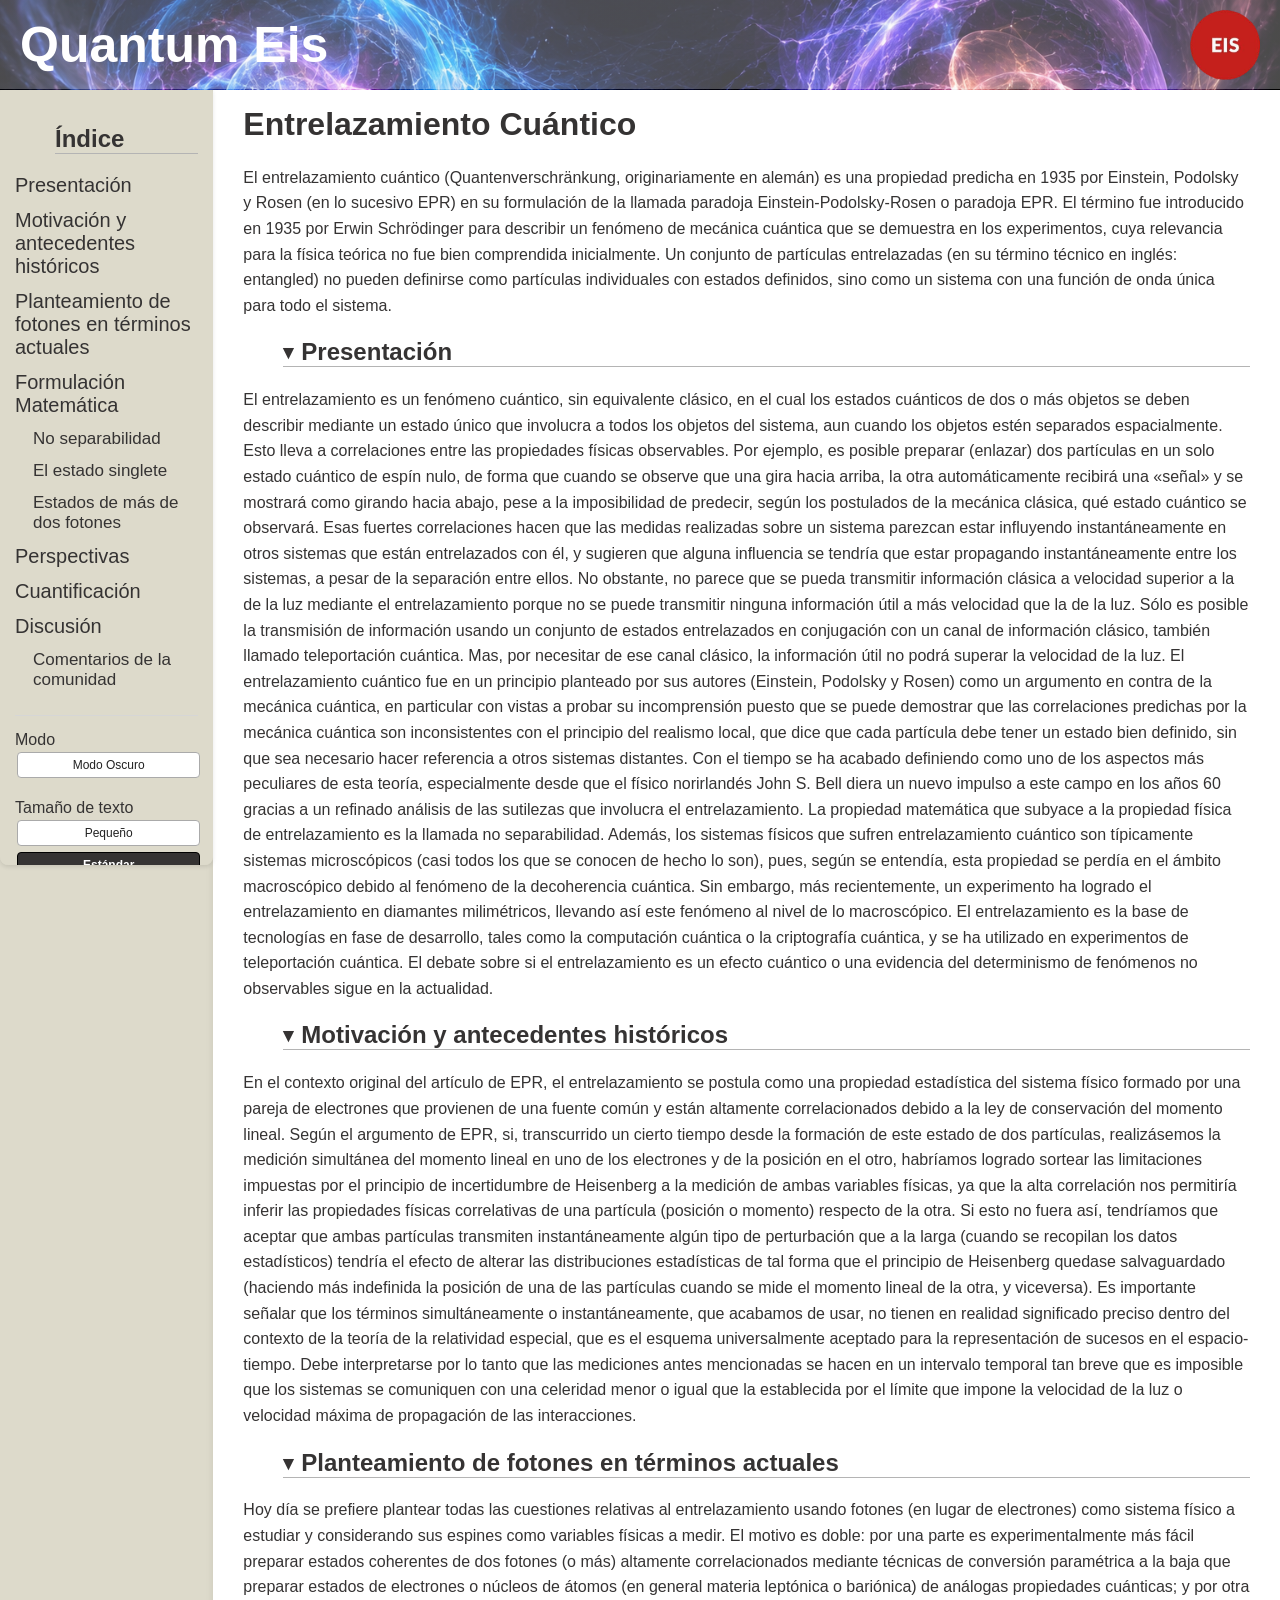
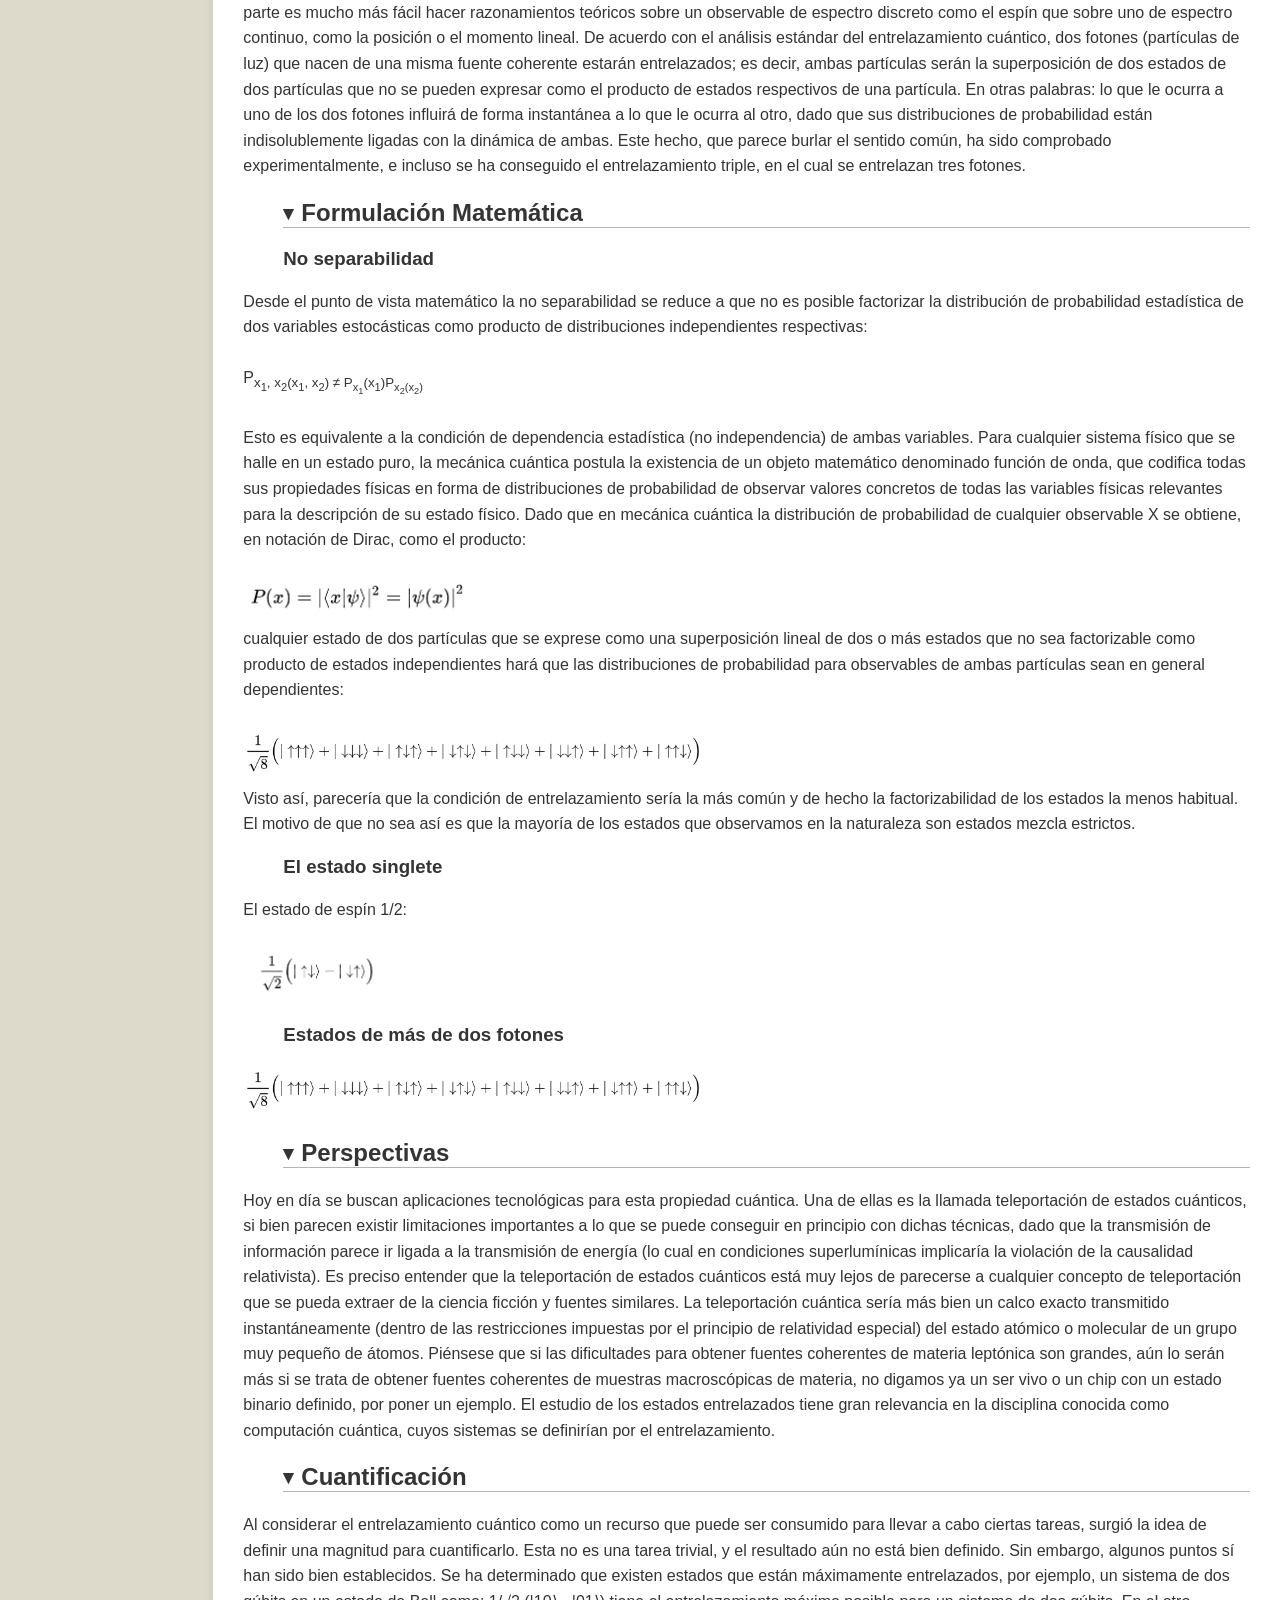
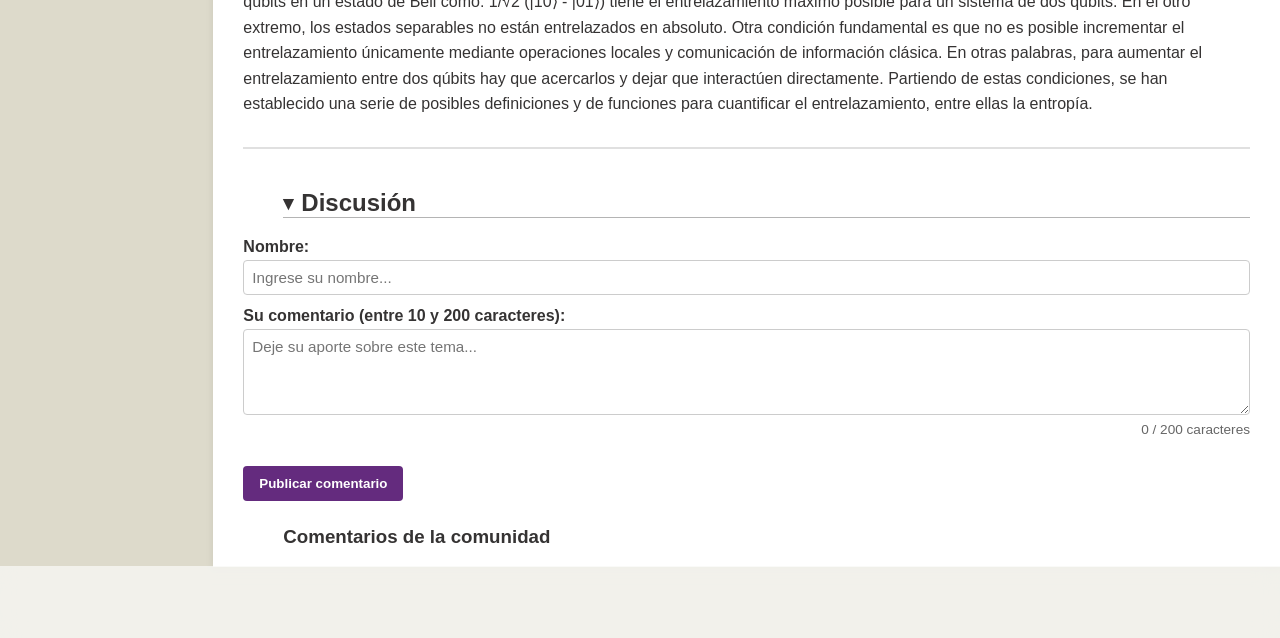
<file: summit.html>
<!DOCTYPE html>

<head>
    <title>Entrelazamiento</title>
    <link rel="stylesheet" href="css/style.css">
    <link rel="stylesheet" href="css/summit.css">
    <script src="java_s/main.js" defer></script>
</head>



<body>
    <div class="pag">

        <header class="Head">
            <h1>Quantum Eis</h1>
            <img src="imagenes/eis.png" alt="logo" class="logo">
        </header>

        <aside class="Ind">
            <h2>Índice</h2>
            <ul id="lista_indice"> </ul>

            <!-- Apartado 5 -->
            <div id="panel_apariencias" class="panel_apariencias">
                <span>Modo<br></span>
                <button id="btn_modo" class="btn_modo" type="button">Modo Oscuro</button>

                <div class="selector_fuente">
                    <span><br>Tamaño de texto<br></span>
                    <button id="btn_fuente_chica" class="btn_fuente" type="button">Pequeño</button> <br>
                    <button id="btn_fuente_media" class="btn_fuente activo" type="button">Estándar</button><br>
                    <button id="btn_fuente_grande" class="btn_fuente" type="button">Grande</button> <br><br>
                </div>
            </div>

        </aside>

        <main class="Body">
            <h1 id="ec">Entrelazamiento Cuántico</h1>
            <p>
                El entrelazamiento cuántico (Quantenverschränkung, originariamente en alemán) es una propiedad predicha
                en
                1935 por Einstein, Podolsky y Rosen (en lo sucesivo EPR) en su formulación de la llamada paradoja
                Einstein-Podolsky-Rosen o paradoja EPR.
                El término fue introducido en 1935 por Erwin Schrödinger para describir un fenómeno de mecánica cuántica
                que
                se demuestra en los experimentos, cuya relevancia para la física teórica no fue bien comprendida
                inicialmente. Un conjunto de partículas entrelazadas (en su término técnico en inglés: entangled) no
                pueden
                definirse como partículas individuales con estados definidos, sino como un sistema con una función de
                onda
                única para todo el sistema.
            </p>

            <section class="secc_art">
                <h2 id="intro">Presentación</h2>
                <p>
                    El entrelazamiento es un fenómeno cuántico, sin equivalente clásico, en el cual los estados
                    cuánticos de
                    dos
                    o más objetos se deben describir mediante un estado único que involucra a todos los objetos del
                    sistema,
                    aun
                    cuando los objetos estén separados espacialmente. Esto lleva a correlaciones entre las propiedades
                    físicas
                    observables. Por ejemplo, es posible preparar (enlazar) dos partículas en un solo estado cuántico de
                    espín
                    nulo, de forma que cuando se observe que una gira hacia arriba, la otra automáticamente recibirá una
                    «señal»
                    y se mostrará como girando hacia abajo, pese a la imposibilidad de predecir, según los postulados de
                    la
                    mecánica clásica, qué estado cuántico se observará.
                    Esas fuertes correlaciones hacen que las medidas realizadas sobre un sistema parezcan estar
                    influyendo
                    instantáneamente en otros sistemas que están entrelazados con él, y sugieren que alguna influencia
                    se
                    tendría que estar propagando instantáneamente entre los sistemas, a pesar de la separación entre
                    ellos.
                    No obstante, no parece que se pueda transmitir información clásica a velocidad superior a la de la
                    luz
                    mediante el entrelazamiento porque no se puede transmitir ninguna información útil a más velocidad
                    que
                    la de
                    la luz. Sólo es posible la transmisión de información usando un conjunto de estados entrelazados en
                    conjugación con un canal de información clásico, también llamado teleportación cuántica. Mas, por
                    necesitar
                    de ese canal clásico, la información útil no podrá superar la velocidad de la luz.
                    El entrelazamiento cuántico fue en un principio planteado por sus autores (Einstein, Podolsky y
                    Rosen)
                    como
                    un argumento en contra de la mecánica cuántica, en particular con vistas a probar su incomprensión
                    puesto
                    que se puede demostrar que las correlaciones predichas por la mecánica cuántica son inconsistentes
                    con
                    el
                    principio del realismo local, que dice que cada partícula debe tener un estado bien definido, sin
                    que
                    sea
                    necesario hacer referencia a otros sistemas distantes.
                    Con el tiempo se ha acabado definiendo como uno de los aspectos más peculiares de esta teoría,
                    especialmente
                    desde que el físico norirlandés John S. Bell diera un nuevo impulso a este campo en los años 60
                    gracias
                    a un
                    refinado análisis de las sutilezas que involucra el entrelazamiento. La propiedad matemática que
                    subyace
                    a
                    la propiedad física de entrelazamiento es la llamada no separabilidad. Además, los sistemas físicos
                    que
                    sufren entrelazamiento cuántico son típicamente sistemas microscópicos (casi todos los que se
                    conocen de
                    hecho lo son), pues, según se entendía, esta propiedad se perdía en el ámbito macroscópico debido al
                    fenómeno de la decoherencia cuántica. Sin embargo, más recientemente, un experimento ha logrado el
                    entrelazamiento en diamantes milimétricos, llevando así este fenómeno al nivel de lo macroscópico.
                    El entrelazamiento es la base de tecnologías en fase de desarrollo, tales como la computación
                    cuántica o
                    la
                    criptografía cuántica, y se ha utilizado en experimentos de teleportación cuántica.
                    El debate sobre si el entrelazamiento es un efecto cuántico o una evidencia del determinismo de
                    fenómenos no
                    observables sigue en la actualidad.
                </p>
            </section>

            <section class="secc_art">
                <h2 id="moti">Motivación y antecedentes históricos</h2>
                <p>
                    En el contexto original del artículo de EPR, el entrelazamiento se postula como una propiedad
                    estadística
                    del sistema físico formado por una pareja de electrones que provienen de una fuente común y están
                    altamente
                    correlacionados debido a la ley de conservación del momento lineal. Según el argumento de EPR, si,
                    transcurrido un cierto tiempo desde la formación de este estado de dos partículas, realizásemos la
                    medición
                    simultánea del momento lineal en uno de los electrones y de la posición en el otro, habríamos
                    logrado
                    sortear las limitaciones impuestas por el principio de incertidumbre de Heisenberg a la medición de
                    ambas
                    variables físicas, ya que la alta correlación nos permitiría inferir las propiedades físicas
                    correlativas de
                    una partícula (posición o momento) respecto de la otra. Si esto no fuera así, tendríamos que aceptar
                    que
                    ambas partículas transmiten instantáneamente algún tipo de perturbación que a la larga (cuando se
                    recopilan
                    los datos estadísticos) tendría el efecto de alterar las distribuciones estadísticas de tal forma
                    que el
                    principio de Heisenberg quedase salvaguardado (haciendo más indefinida la posición de una de las
                    partículas
                    cuando se mide el momento lineal de la otra, y viceversa).
                    Es importante señalar que los términos simultáneamente o instantáneamente, que acabamos de usar, no
                    tienen
                    en realidad significado preciso dentro del contexto de la teoría de la relatividad especial, que es
                    el
                    esquema universalmente aceptado para la representación de sucesos en el espacio-tiempo. Debe
                    interpretarse
                    por lo tanto que las mediciones antes mencionadas se hacen en un intervalo temporal tan breve que es
                    imposible que los sistemas se comuniquen con una celeridad menor o igual que la establecida por el
                    límite
                    que impone la velocidad de la luz o velocidad máxima de propagación de las interacciones.
                </p>
            </section>

            <section class="secc_art">

                <h2 id="plantea">Planteamiento de fotones en términos actuales</h2>
                <p>
                    Hoy día se prefiere plantear todas las cuestiones relativas al entrelazamiento usando fotones (en
                    lugar
                    de
                    electrones) como sistema físico a estudiar y considerando sus espines como variables físicas a
                    medir.
                    El motivo es doble: por una parte es experimentalmente más fácil preparar estados coherentes de dos
                    fotones
                    (o más) altamente correlacionados mediante técnicas de conversión paramétrica a la baja que preparar
                    estados
                    de electrones o núcleos de átomos (en general materia leptónica o bariónica) de análogas propiedades
                    cuánticas; y por otra parte es mucho más fácil hacer razonamientos teóricos sobre un observable de
                    espectro
                    discreto como el espín que sobre uno de espectro continuo, como la posición o el momento lineal.
                    De acuerdo con el análisis estándar del entrelazamiento cuántico, dos fotones (partículas de luz)
                    que
                    nacen
                    de una misma fuente coherente estarán entrelazados; es decir, ambas partículas serán la
                    superposición de
                    dos
                    estados de dos partículas que no se pueden expresar como el producto de estados respectivos de una
                    partícula. En otras palabras: lo que le ocurra a uno de los dos fotones influirá de forma
                    instantánea a
                    lo
                    que le ocurra al otro, dado que sus distribuciones de probabilidad están indisolublemente ligadas
                    con la
                    dinámica de ambas. Este hecho, que parece burlar el sentido común, ha sido comprobado
                    experimentalmente,
                    e
                    incluso se ha conseguido el entrelazamiento triple, en el cual se entrelazan tres fotones.
                </p>
            </section>

            <section class="secc_art">

                <h2 id="forMate">Formulación Matemática</h2>
                <div>
                    <h3 id="noSep">No separabilidad</h3>
                    <p>
                        Desde el punto de vista matemático la no separabilidad se reduce a que no es posible factorizar
                        la
                        distribución de probabilidad estadística de dos variables estocásticas como producto de
                        distribuciones
                        independientes respectivas:

                        <br><br> P<sub>x<sub>1</sub>, x<sub>2</sub>(x<sub>1</sub>, x<sub>2</sub>) &ne;
                            P<sub>x<sub>1</sub></sub>(x<sub>1</sub>)P<sub>x<sub>2</sub>(x<sub>2</sub>)</sub></sub><br><br>

                                Esto es equivalente a la condición de dependencia estadística (no independencia) de
                                ambas
                                variables. Para cualquier sistema físico que se halle en un estado puro, la mecánica
                                cuántica
                                postula la existencia de un objeto matemático denominado función de onda, que codifica
                                todas
                                sus
                                propiedades físicas en forma de distribuciones de probabilidad de observar valores
                                concretos
                                de
                                todas las variables físicas relevantes para la descripción de su estado físico.
                                Dado que en mecánica cuántica la distribución de probabilidad de cualquier observable X
                                se
                                obtiene, en notación de Dirac, como el producto:

                                <br><br>
                                <img src="imagenes/Dirac.png" alt="Notación de dirac" height="40">
                                <br>

                                cualquier estado de dos partículas que se exprese como una superposición lineal de dos o
                                más
                                estados que no sea factorizable como producto de estados independientes hará que las
                                distribuciones de probabilidad para observables de ambas partículas sean en general
                                dependientes:
                                <br><br>
                                <img src="imagenes/probsObs.png" alt="Probabilidades observables de mabas partículas"
                                    height="50">
                                <br>

                                Visto así, parecería que la condición de entrelazamiento sería la más común y de hecho
                                la
                                factorizabilidad de los estados la menos habitual. El motivo de que no sea así es que la
                                mayoría
                                de los estados que observamos en la naturaleza son estados mezcla estrictos.
                    </p>

                    <h3 id="estSing">El estado singlete</h3>
                    <p>
                        El estado de espín 1/2:
                        <br><br>
                        <img src="imagenes/singlete.png" alt="Notación matemática" height="50">
                    </p>

                    <h3 id="masFotones">Estados de más de dos fotones</h3>
                    <img src="imagenes/probsObs.png" alt="Notación matemática" height="50">
                </div>
            </section>

            <section class="secc_art">

                <h2 id="pers">Perspectivas</h2>
                <p>
                    Hoy en día se buscan aplicaciones tecnológicas para esta propiedad cuántica. Una de ellas es la
                    llamada
                    teleportación de estados cuánticos, si bien parecen existir limitaciones importantes a lo que se
                    puede
                    conseguir en principio con dichas técnicas, dado que la transmisión de información parece ir ligada
                    a la
                    transmisión de energía (lo cual en condiciones superlumínicas implicaría la violación de la
                    causalidad
                    relativista).
                    Es preciso entender que la teleportación de estados cuánticos está muy lejos de parecerse a
                    cualquier
                    concepto de teleportación que se pueda extraer de la ciencia ficción y fuentes similares. La
                    teleportación
                    cuántica sería más bien un calco exacto transmitido instantáneamente (dentro de las restricciones
                    impuestas
                    por el principio de relatividad especial) del estado atómico o molecular de un grupo muy pequeño de
                    átomos.
                    Piénsese que si las dificultades para obtener fuentes coherentes de materia leptónica son grandes,
                    aún
                    lo
                    serán más si se trata de obtener fuentes coherentes de muestras macroscópicas de materia, no digamos
                    ya
                    un
                    ser vivo o un chip con un estado binario definido, por poner un ejemplo.
                    El estudio de los estados entrelazados tiene gran relevancia en la disciplina conocida como
                    computación
                    cuántica, cuyos sistemas se definirían por el entrelazamiento.
                </p>
            </section>
            <section class="secc_art">
                <h2 id="cuant">Cuantificación</h2>
                <p>
                    Al considerar el entrelazamiento cuántico como un recurso que puede ser consumido para llevar a cabo
                    ciertas
                    tareas, surgió la idea de definir una magnitud para cuantificarlo. Esta no es una tarea trivial, y
                    el
                    resultado aún no está bien definido. Sin embargo, algunos puntos sí han sido bien establecidos. Se
                    ha
                    determinado que existen estados que están máximamente entrelazados, por ejemplo, un sistema de dos
                    qúbits en
                    un estado de Bell como: 1/&radic;2 (|10&rang; - |01&rang;) tiene el entrelazamiento máximo posible
                    para un sistema de dos qúbits. En el otro extremo, los estados
                    separables no están entrelazados en absoluto. Otra condición fundamental es que no es posible
                    incrementar el
                    entrelazamiento únicamente mediante operaciones locales y comunicación de información clásica. En
                    otras
                    palabras, para aumentar el entrelazamiento entre dos qúbits hay que acercarlos y dejar que
                    interactúen
                    directamente. Partiendo de estas condiciones, se han establecido una serie de posibles definiciones
                    y de
                    funciones para cuantificar el entrelazamiento, entre ellas la entropía.
                </p>
            </section>

            <button id="btn_volver_arriba" class="btn_volver_arriba" type="button" aria-label="Volver arriba">↑</button>

            <section id="discusion" class="secc_art secc_discusion">
                <h2 id="discusion">Discusión</h2>
                <div class="cont_secc">
                    <form id="form_comentarios" novalidate>
                        <div class="campo_form">
                            <label for="input_autor">Nombre:</label>
                            <input type="text" id="input_autor" placeholder="Ingrese su nombre..." required>
                        </div>

                        <div class="campo_form">
                            <label for="input_comentario">Su comentario (entre 10 y 200 caracteres):</label>
                            <textarea id="input_comentario" rows="4"
                                placeholder="Deje su aporte sobre este tema..."></textarea>
                            <p id="contador_caracteres" class="contador">0 / 200 caracteres</p>
                        </div>

                        <p id="msj_error" class="msj_error oculto"></p>
                        <button type="submit" id="btn_publicar">Publicar comentario</button>
                    </form>

                    <!-- Seccion de otros comentarios -->
                    <div class="cont_comentarios">
                        <h3 id="com">Comentarios de la comunidad</h3>
                        <ul id="lista_comentarios"> <!--Se insertan por js --> </ul>
                    </div>
                </div>
            </section>

        </main>


        <footer class="Foot">
            <ul id="ref">
                <li><a href="index.html">Computación Cuántica</a></li>
                <li><a href="criptografia.html">Criptografía Cuántica</a></li>
                <li><a href="https://es.wikipedia.org/wiki/Entrelazamiento_cu%C3%A1ntico#">Wikipedia</a></li>
            </ul>
        </footer>

    </div>
</body>

</html>
</file>
<file: css/style.css>
html, body {
    margin: 0;
    padding: 0; /*NO SACAR. Pasan cosas raras*/
}

.pag {
    display: grid;
    height: 100%;
    width: 100%; /*pa que se adapte a la pantalla*/

    grid-template-columns: 1fr 5fr;
    grid-template-rows: auto 1fr auto; /*espacio que ocupan las áreas*/

    grid-template-areas: "Head Head"
                         "Ind Body"
                         "Foot Foot"; /*division de áreas*/

    background-color: #dddacb;

    font-family: sans-serif;
    color: rgb(53, 51, 51); /*pa que quede más aestethic. Cosas de la fuente*/
}
.Body p, .Body li { 
    line-height: 1.6; 
}

.Head {
    grid-area: Head;

    font-size: 25px;
    color: white; /*sino no se ve en el fondo*/
    padding-left:20px; /*borde izquierdo del texto*/

    position: fixed; /*siempre arribita del todo*/
    top: 0;
    left: 0; /*fuerza a que quede siempre bien pegado a la ventana*/

    width: 100%; /*ocupa todo el ancho de la pantalla*/
    height:90px; /*fija la altura del encabezado*/

    display:flex;
    align-items:center; /*permiten que el texto quede centrado verticalmente*/

    justify-content: space-between; /*separa el título y el logo*/
    box-sizing: border-box; /*importante cuando se usa width al 100% + padding*/

    background-size: cover; /*hace que la imagen cubra todo el elemento.*/
    background-position: center; /*qué parte mostrar en caso de recortes*/
    background-repeat: no-repeat; /*pa no hacer copy-paste en caso de que sea chiquita*/
    backdrop-filter: blur(12px); /*desenfoca lo que hay detrás del elemento (la imagen de fondo)*/

    border-bottom: 1px solid rgba(0,0,0,0.05); /*agrega una línea debajo del encabezado, medio transparentosa.*/
    z-index: 1000;/*hace que el header quede en la capa de más arriba, pudiendo estar adelante del main*/
}

.logo {
    position: absolute; /*saca el elemento del flujo normal de la página*/
    right: 20px;
    height: 70px;

    top: 50%; 
    transform: translateY(-50%); /*centran verticalemente el logo dentro del header*/
}

.Ind {
    grid-area: Ind;
    background-color: #dddacb;
    padding: 20px 15px;
    border-radius: 8px;
    box-shadow: 0 2px 4px rgba(0, 0, 0, 0.1);

    /* Posicionamiento */
    position: sticky;
    top: 85px;
    align-self: start;

    /* Dimensiones */
    height: calc(100vh - 120px);
    box-sizing: border-box;

    /* Scroll independiente */
    overflow-y: auto;
    overscroll-behavior: contain;
    scroll-behavior: smooth;
}

.Ind a:hover {
    color: #777; /*el hover es para que se ponga de este color cuando el mouse está arriba*/
}

.Ind > ul {
    padding-left: 0; /*se hace tanto laburp pa definir la indeltación de cada nivel de lista. No ta lindo el default*/

}

.Ind ul ul {
    padding-left: 18px;
}

.Ind ul ul ul {
    padding-left: 18px;
}

.Ind ul ul ul ul {
    padding-left: 18px;
}




.Ind ul > li > a{
    font-size: 20px;
    font-weight: 545; /*grosor lol*/
}

.Ind ul ul > li > a{
    font-size: 17px;
    font-weight: 500;
}

.Ind ul ul ul > li > a {
    font-size: 15px;
    font-weight: 400;
}

.Ind ul ul ul ul > li > a{
    font-size: 14px;
    font-weight: 300;
}

.Ind ul ul ul ul ul > li > a{
    font-size: 12px;
    font-weight: 200;
}




.Body {
    margin-top: 85px;
    grid-area: Body;
    padding: 0 30px; /*30 px a izquierda y derecha*/
    min-width: 0;

    background-color: white; 
    box-shadow: 0 2px 8px rgba(0,0,0,.08);
}


.Foot {
    grid-area: Foot;

    padding: 15px;
    border-top: 1px solid rgba(0,0,0,.05);

    background-color: rgba(249,248,246,.75);
    backdrop-filter: blur(12px);

    text-align: center;
    color: #555;
    font-size: 14px;
}

.Foot ul{
    display: flex;
    justify-content: space-around; 
}

.imagen {
    float: right;
    margin: 25px 0 10px 20px; /*mete la img bien a la derecha, pero con cierto margen respecto al texto y demás*/
}

h2, h3, h4, h5, h6 {
    margin-left: 40px;
    scroll-margin-top: 110px; /*cierto margen al apretar los links*/
}

h2 {
    border-bottom: 1px solid #b4b4b4;
}

ul {
    list-style: none; /*saca los items*/
    padding-left: 0;
    margin: 0;
}

a {
    text-decoration: none; /*le saca el subrayado y eso*/
    color: rgb(53, 51, 51); /*el mismo color que el resto lol. Sino, es azul*/
}

li {
    margin: 12px 0;
}


/* === APARTADO 5 === */

.panel_apariencias {
    margin-top: 25px;
    padding-top: 15px;
    border-top: 1px solid #d6d6d6;
    border-bottom: 1px solid #b4b4b4;
}

.panel_apariencias button {
    cursor: pointer;
    padding: 5px 8px;
    margin: 3px 2px;
    border: 1px solid #aaa;
    border-radius: 4px;
    background-color: #ffffff;
    color: #222222;
}

/*Botón de tamaño act*/
.btn_fuente.activo {
    background-color: #353333;
    color: #ffffff;
    font-weight: bold;
    border-color: #000000;
}

/*Botones*/
.btn_fuente, .btn_modo{
    flex: 1;
    width: 100%;
    padding: 8px 12px;

    text-align: center;
    display: inline-flex;
    justify-content: center;
    align-items: center;

    border: 1px solid #ced4da;
    background-color: #ffffff;
    color: #495057;

    border-radius: 4px;
    font-size: 12px;
    cursor: pointer;
    box-sizing: border-box;
    transition: all 0.2s ease;
}

/*MODO OSCURO*/
body.oscuro .pag {
    background-color: #121212;
    color: #e0e0e0;
}

body.oscuro .Ind {
    background-color: #1e1e1e;
    border-right-color: #333333;
    box-shadow: 2px 0 6px rgba(0, 0, 0, 0.4);
}

body.oscuro .Body {
    background-color: #1a1a1a;
    color: #e0e0e0;
    box-shadow: 0 2px 8px rgba(0, 0, 0, 0.4);
}

body.oscuro .Foot {
    background-color: rgba(30, 30, 30, 0.85);
    color: #aaaaaa;
    border-top-color: #333333;
}

body.oscuro a {
    color: #8ab4f8;
}

/*Botones EN modo oscuro*/
body.oscuro .panel_apariencias button {
    background-color: #2c2c2c;
    color: #ffffff;
    border-color: #555555;
}

/* Botón de fuente act en modo oscuro*/
body.oscuro .btn_fuente.activo {
    background-color: #8ab4f8;
    color: #121212;
}

/*FUENTES*/
.Body.fuente_pequena {
    font-size: 0.85rem;
}

.Body.fuente_grande {
    font-size: 1.25rem;
}




/* === Apartado 6 === */
.secc_art h2 { 
    cursor: pointer; 
    user-select: none; 
    display: flex; 
    align-items: center; 
    gap: 8px; 
} 

/* Flecha por CSS*/ 
.secc_art h2::before { 
    content: "▾"; 
    font-size: 0.85em; 
    display: inline-block; 
} 
/* Flecha cuando la seccion está colapsada*/ 
.secc_art.colapsada h2::before { 
    content: "▸"; 
} 

/*Ocultar el cont colapsado*/ 
.secc_art.colapsada > *:not(h2) { 
    display: none; 
}



/* === Apartado 7 === */
.secc_discusion { 
    margin-top: 30px; 
    padding-top: 20px; 
    border-top: 2px solid #e0e0e0; 
} 
.campo_form { 
    display: flex; 
    flex-direction: column; 
    margin-bottom: 12px; 
} 
.campo_form label { 
    font-weight: bold; 
    margin-bottom: 4px; 
} 
.campo_form input, .campo_form textarea { 
    padding: 8px; 
    border: 1px solid #ccc; 
    border-radius: 4px; 
    font-family: inherit; 
    font-size: 0.95rem; 
} 

.contador { 
    font-size: 0.85rem; 
    color: #666; 
    margin-top: 4px; 
    text-align: right; 
} 
.contador.limite_excedido { 
    color: #d93025; 
    font-weight: bold; 
} 

/* Mensajes de error */ 
.msj_error { 
    color: #d93025; 
    background-color: #fce8e6; 
    padding: 8px 12px; 
    border-radius: 4px; 
    margin-bottom: 12px; 
    font-size: 0.9rem; 
    border: 1px solid #f5c2c7; 
} 
.oculto { 
    display: none; 
} 
/*Error para los campos del formulario */ 
.campo_form input.error, .campo_form textarea.error { 
    border: 2px solid #d93025; 
    outline: none; 
}

#btn_publicar { 
    cursor: pointer; 
    border: none; 
    padding: 10px 16px; 
    border-radius: 4px; 
    font-weight: bold; 
} 

/* Estilos de la lista de comentarios */ 
.cont_comentarios { 
    margin-top: 25px; 
} 
#lista_comentarios { 
    list-style: none; 
    padding: 0; 
    width: 100%; 
    box-sizing: border-box;
} 
.item_comentario { 
    background-color: #f9f9f9; 
    border: 1px solid #e5e5e5; 
    border-radius: 6px; 
    padding: 12px; 
    margin-bottom: 12px; 
    display: flex; 
    justify-content: space-between; 
    align-items: flex-start; 
    gap: 12px; 

    width: 100%; 
    box-sizing: border-box;
} 

.cuerpo_comentario p, .item_comentario { /*Pa que no se desborden las dimendiones y se pueda crtar una palabra*/
    overflow-wrap: break-word; 
    word-break: break-word; 
}

.cuerpo_comentario strong { 
    display: block; 
    margin-bottom: 5px; 
} 

.cuerpo_comentario p { 
    margin: 0; line-height: 1.4; 
} 
.btn_eliminar { 
    cursor: pointer; 
    background-color: #d93025; 
    color: #ffffff; 
    border: none; 
    padding: 5px 8px; 
    border-radius: 4px; 
    font-size: 0.8rem; 
    flex-shrink: 0; 
} 

.btn_eliminar:hover {
    background-color: #b3261e; 
} 

/* Compatibilidad con Modo Oscuro */ 
body.oscuro .secc_discusion { 
    border-top-color: #333333; 
} 

body.oscuro .campo_form input, body.oscuro .campo_form textarea { 
    background-color: #242424; 
    color: #e0e0e0; 
    border-color: #444444; 
} 
body.oscuro .item_comentario { 
    background-color: #242424; 
    border-color: #383838; 
} 

body.oscuro .contador { 
    color: #aaa; 
} 
body.oscuro .msj_error { 
    background-color: #442726; 
    border-color: #80302d; 
    color: #f28b82; 
}


/*=== Cosas eztra===*/
html {
    scroll-behavior: smooth;
}

.btn_volver_arriba {
    position: fixed;
    bottom: 30px;
    right: 30px;
    z-index: 999;

    padding: 14px 22px;
    font-size: 1.1rem;
    border-radius: 30px;
    
    font-weight: bold;
    border: none;
    
    cursor: pointer;
    box-shadow: 0 4px 10px rgba(0, 0, 0, 0.2);
    
    /* Oculto por default*/
    opacity: 0;
    visibility: hidden;
    transition: opacity 0.3s ease, visibility 0.3s ease, transform 0.2s ease;
}

.btn_volver_arriba:hover {
    transform: translateY(-2px);
}

.btn_volver_arriba.visible {
    opacity: 1;
    visibility: visible;
}


#lista_indice a.activo { 
    font-weight: bold; 
    padding-left: 6px; 
    transition: all 0.2s ease; 
}
</file>
<file: css/index.css>
.Head{
    background-image:
        linear-gradient(rgba(249,248,246,0.3), rgba(249,248,246,0.3)),
        url("../imagenes/comCua.jpg");
}

.btn_volver_arriba, #btn_publicar { 
    background-color: #ae8929; /* Color fondo*/ 
    color: #ffffff; /* Color txt*/
}

#btn_publicar:hover, .btn_volver_arriba:hover { 
    background-color: #917121; 
} 

#lista_indice a.activo{
    color: #ae8929; 
    border-left: 3px solid #ae8929; 
}

.cuerpo_comentario strong, body.oscuro .cuerpo_comentario strong { 
    color: #ae8929;
}
</file>
<file: css/cripto.css>
.Head{
    background-image:
        linear-gradient(rgba(249,248,246,0.3), rgba(249,248,246,0.3)), /*difuminado, ninguno*/
        url("../imagenes/001010101.png");
}

.btn_volver_arriba, #btn_publicar { 
    background-color: #2b4c7e; /* Color fondo*/ 
    color: #ffffff; /* Color txt*/
}

#btn_publicar:hover, .btn_volver_arriba:hover { 
    background-color: #1a3258; 
} 

#lista_indice a.activo{
    color: #2b4c7e; 
    border-left: 3px solid #2b4c7e; 
}
.cuerpo_comentario strong, body.oscuro .cuerpo_comentario strong { 
    color: #2b4c7e;
}
</file>
<file: css/summit.css>
.Head{
    background-image:
        linear-gradient(rgba(249,248,246,0.3), rgba(249,248,246,0.3)),
        url("../imagenes/entrelazamiento.png");
}

.btn_volver_arriba, #btn_publicar { 
    background-color: #642b7e; /* Color fondo*/ 
    color: #ffffff; /* Color txt*/
}

#btn_publicar:hover, .btn_volver_arriba:hover { 
    background-color: #5b2b64; 
} 

#lista_indice a.activo{
    color: #642b7e; 
    border-left: 3px solid #642b7e;
}

.cuerpo_comentario strong, body.oscuro .cuerpo_comentario strong { 
    color: #642b7e;
}
</file>
